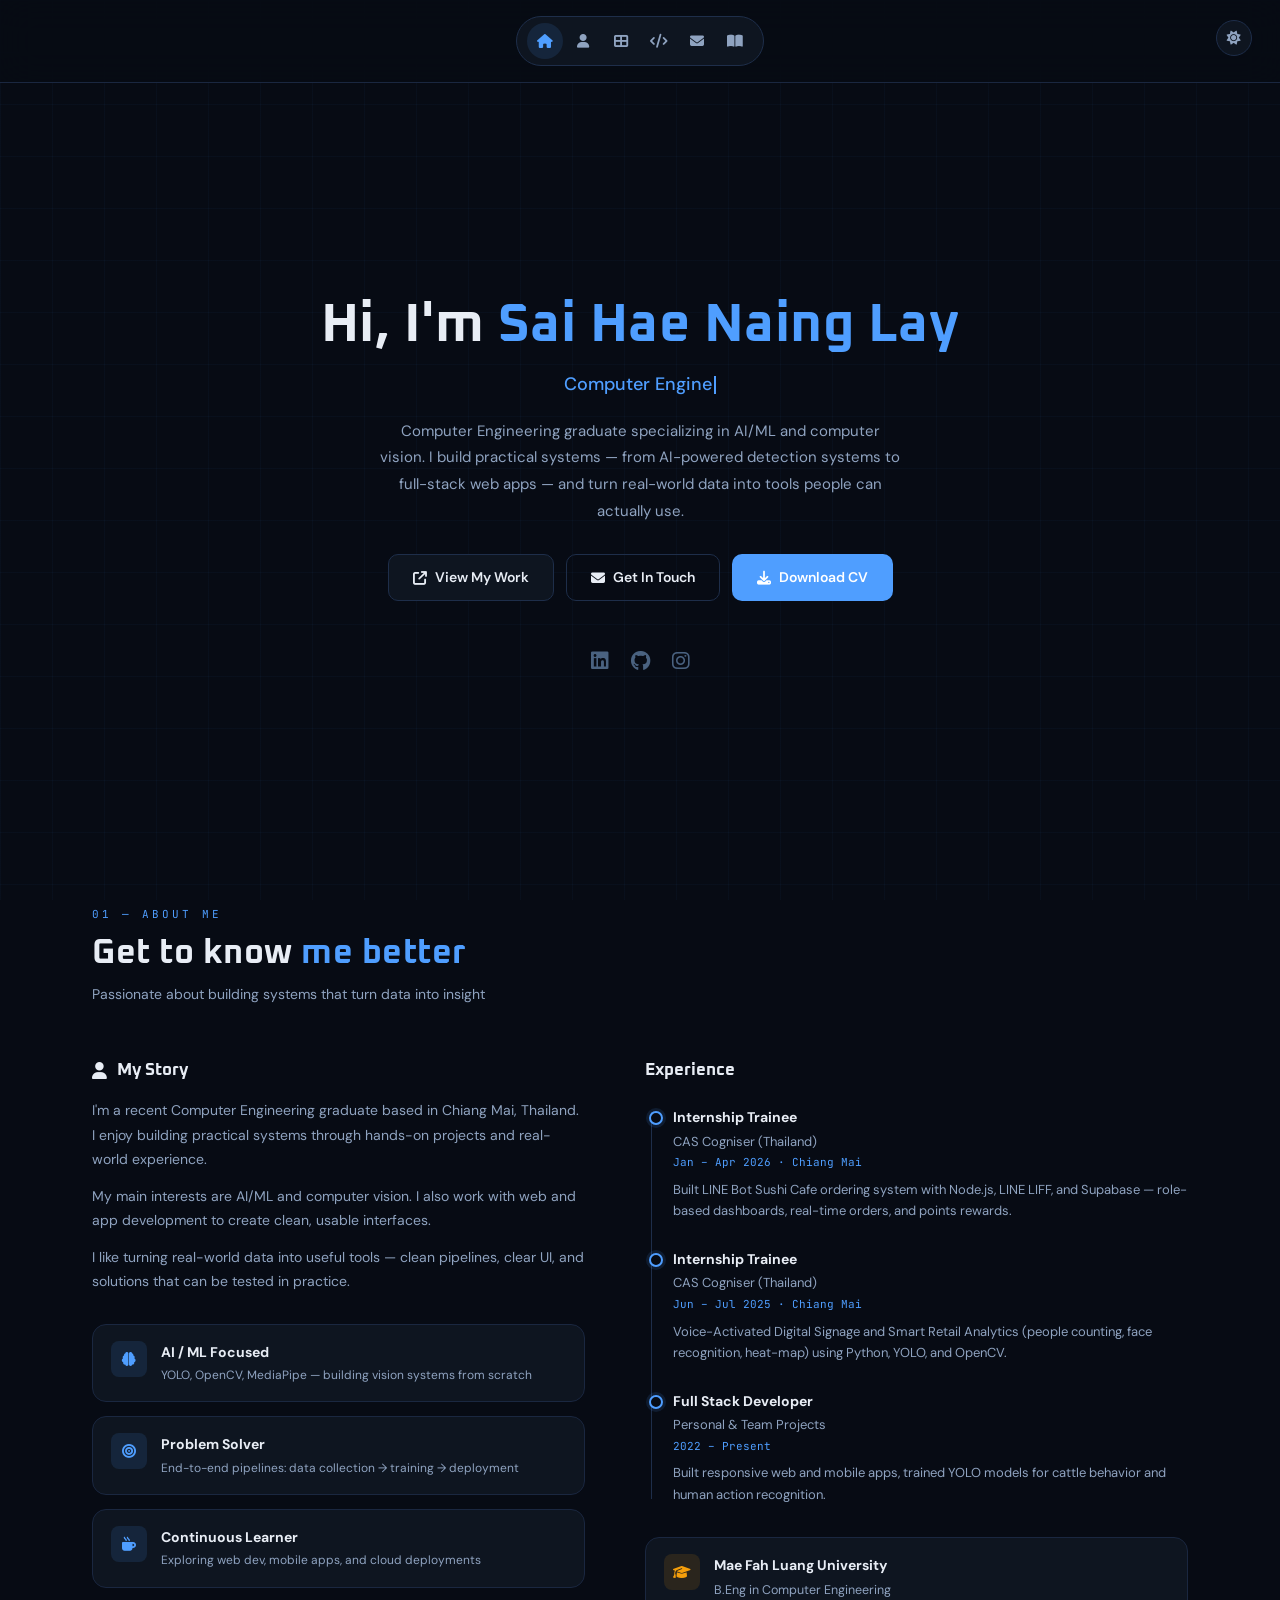
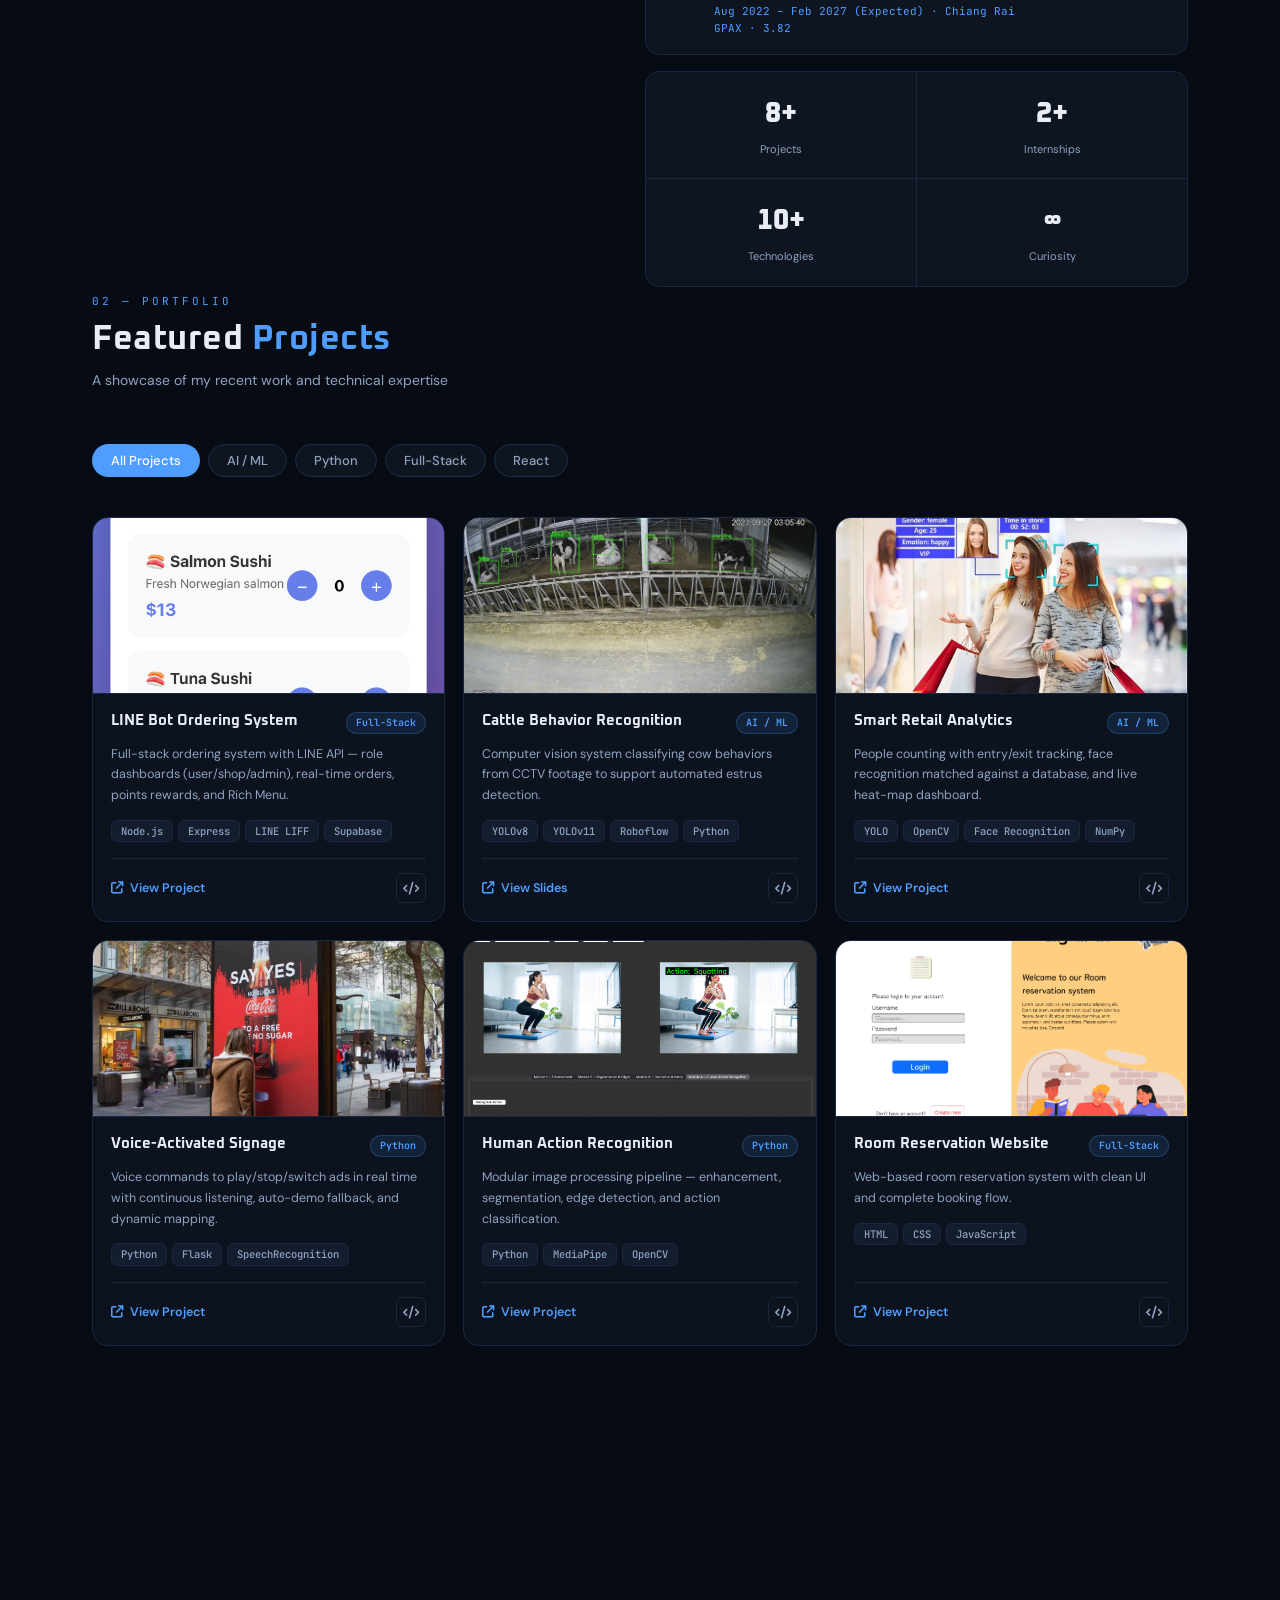
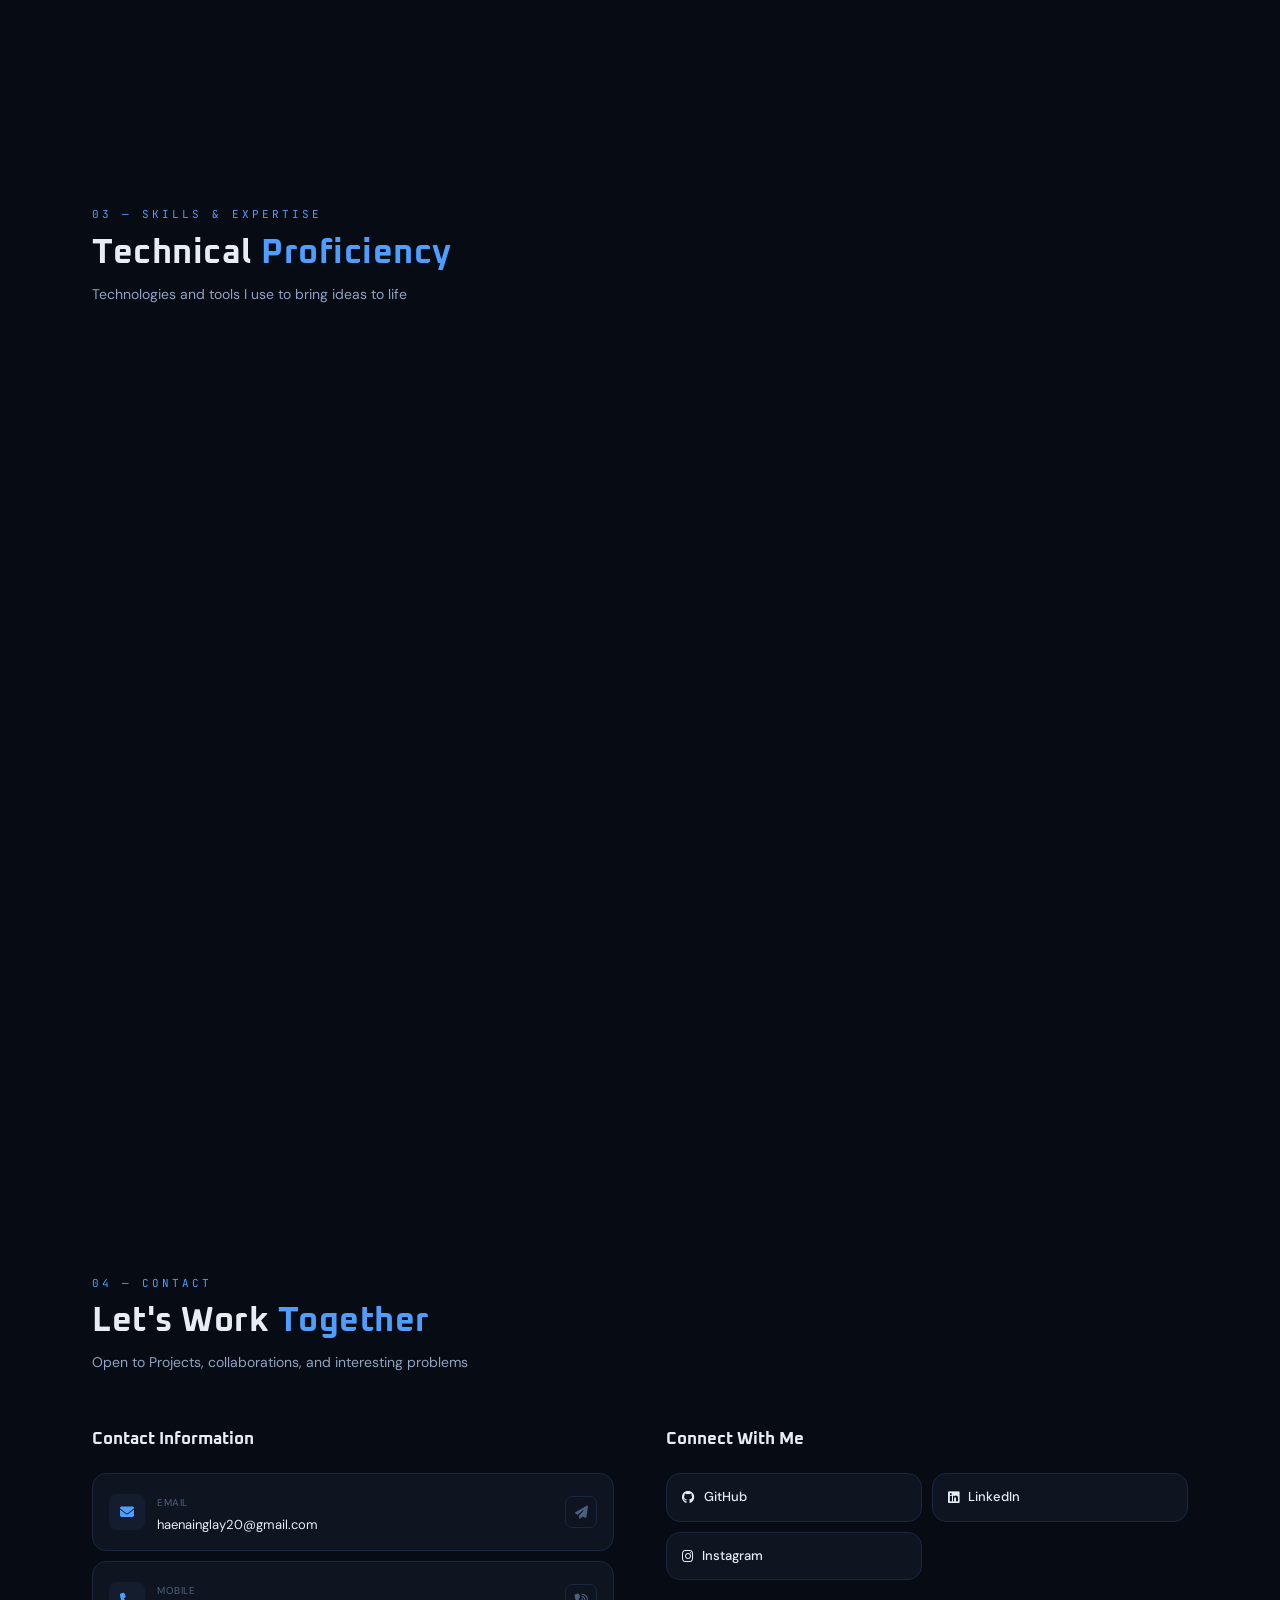
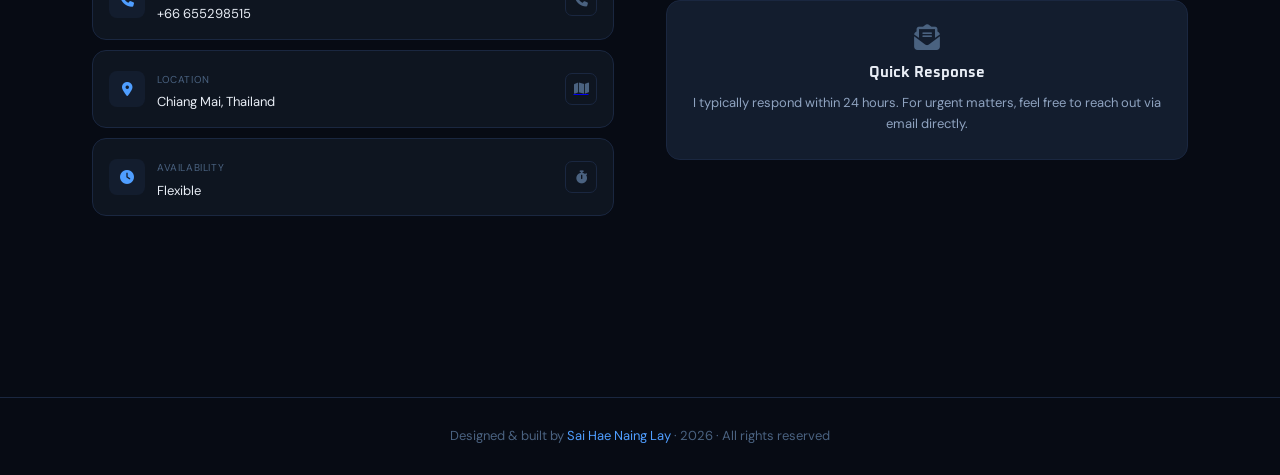
<file: index.html>
<!doctype html>
<html lang="en">
  <head>
    <meta charset="UTF-8" />
    <meta name="viewport" content="width=device-width, initial-scale=1.0" />
    <title>Sai Hae Naing Lay | Portfolio</title>
    <link rel="preconnect" href="https://fonts.googleapis.com" />
    <link rel="preconnect" href="https://fonts.gstatic.com" crossorigin />
    <link
      href="https://fonts.googleapis.com/css2?family=Oxanium:wght@400;500;600;700;800&family=DM+Sans:wght@300;400;500;600&family=JetBrains+Mono:wght@400;500&display=swap"
      rel="stylesheet"
    />
    <link
      rel="stylesheet"
      href="https://cdnjs.cloudflare.com/ajax/libs/font-awesome/6.5.0/css/all.min.css"
    />
    <link rel="stylesheet" href="style.css" />
  </head>

  <body>
    <!-- NAV — pill style -->
    <nav id="navbar">
      <div class="nav-inner">
        <ul class="nav-links">
          <li>
            <a href="#home" class="active"
              ><i class="fas fa-house"></i> <span class="tip">Home</span></a
            >
          </li>
          <li>
            <a href="#about"
              ><i class="fas fa-user"></i> <span class="tip">About</span></a
            >
          </li>
          <li>
            <a href="#portfolio"
              ><i class="fas fa-table-cells-large"></i>
              <span class="tip">Projects</span></a
            >
          </li>
          <li>
            <a href="#skills"
              ><i class="fas fa-code"></i> <span class="tip">Skills</span></a
            >
          </li>
          <li>
            <a href="#contact"
              ><i class="fas fa-envelope"></i>
              <span class="tip">Contact</span></a
            >
          </li>
          <li>
            <a href="blog.html"
              ><i class="fas fa-book-open"></i> <span class="tip">Blog</span></a
            >
          </li>
        </ul>
      </div>
      <button class="theme-toggle" id="themeToggle" aria-label="Toggle theme">
        <i class="fas fa-sun"></i>
      </button>
    </nav>

    <!-- HERO -->
    <section class="hero" id="home">
      <div class="grid-bg"></div>
      <div class="hero-inner">
        <h1 class="hero-title">
          Hi, I'm <span class="hero-name">Sai Hae Naing Lay</span>
        </h1>
        <p class="hero-role">
          <span id="typed"></span><span class="cursor"></span>
        </p>
        <p class="hero-desc">
          Computer Engineering graduate specializing in AI/ML and computer
          vision. I build practical systems — from AI-powered detection systems
          to full-stack web apps — and turn real-world data into tools people
          can actually use.
        </p>
        <!-- <div class="hero-tags">
        <span class="tag">Python</span><span class="tag">YOLO</span>
        <span class="tag">JavaScript</span><span class="tag">Node.js</span><span class="tag">SQL</span>
      </div> -->
        <div class="hero-actions">
          <a href="#portfolio" class="btn btn-outline"
            ><i class="fas fa-arrow-up-right-from-square"></i> View My Work</a
          >
          <a href="#contact" class="btn btn-ghost"
            ><i class="fas fa-envelope"></i> Get In Touch</a
          >
          <a href="Professional_CV.pdf" target="_blank" class="btn btn-primary"
            ><i class="fas fa-download"></i> Download CV</a
          >
        </div>
        <div class="hero-social">
          <a
            href="https://www.linkedin.com/in/sai-hae-naing-lay-784866288"
            target="_blank"
            aria-label="LinkedIn"
            ><i class="fab fa-linkedin"></i
          ></a>
          <a
            href="https://github.com/AnitaMaxWynn901"
            target="_blank"
            aria-label="GitHub"
            ><i class="fab fa-github"></i
          ></a>
          <a
            href="https://www.instagram.com/layhn._0"
            target="_blank"
            aria-label="Instagram"
            ><i class="fab fa-instagram"></i
          ></a>
        </div>
      </div>
    </section>

    <!-- ABOUT -->
    <section id="about" class="section">
      <div class="grid-bg"></div>
      <div class="section-inner container">
        <div class="section-label">01 — About Me</div>
        <h2 class="section-title">Get to know <span>me better</span></h2>
        <p class="section-sub">
          Passionate about building systems that turn data into insight
        </p>

        <div class="about-grid">
          <div class="about-left">
            <div class="story-block">
              <h3><i class="fas fa-user"></i> My Story</h3>
              <p>
                I'm a recent Computer Engineering graduate based in Chiang Mai,
                Thailand. I enjoy building practical systems through hands-on
                projects and real-world experience.
              </p>
              <p>
                My main interests are AI/ML and computer vision. I also work
                with web and app development to create clean, usable interfaces.
              </p>
              <p>
                I like turning real-world data into useful tools — clean
                pipelines, clear UI, and solutions that can be tested in
                practice.
              </p>
            </div>
            <div class="traits">
              <div class="trait">
                <div class="trait-icon"><i class="fas fa-brain"></i></div>
                <div>
                  <strong>AI / ML Focused</strong>
                  <p>
                    YOLO, OpenCV, MediaPipe — building vision systems from
                    scratch
                  </p>
                </div>
              </div>
              <div class="trait">
                <div class="trait-icon"><i class="fas fa-bullseye"></i></div>
                <div>
                  <strong>Problem Solver</strong>
                  <p>
                    End-to-end pipelines: data collection → training →
                    deployment
                  </p>
                </div>
              </div>
              <div class="trait">
                <div class="trait-icon"><i class="fas fa-mug-hot"></i></div>
                <div>
                  <strong>Continuous Learner</strong>
                  <p>Exploring web dev, mobile apps, and cloud deployments</p>
                </div>
              </div>
            </div>
          </div>

          <div class="about-right">
            <h3>Experience</h3>
            <div class="timeline">
              <div class="timeline-item">
                <div class="tl-dot"></div>
                <div class="tl-body">
                  <h4>Internship Trainee</h4>
                  <p class="tl-company">CAS Cogniser (Thailand)</p>
                  <p class="tl-date">Jan – Apr 2026 · Chiang Mai</p>
                  <p>
                    Built LINE Bot Sushi Cafe ordering system with Node.js, LINE
                    LIFF, and Supabase — role-based dashboards, real-time
                    orders, and points rewards.
                  </p>
                </div>
              </div>
              <div class="timeline-item">
                <div class="tl-dot"></div>
                <div class="tl-body">
                  <h4>Internship Trainee</h4>
                  <p class="tl-company">CAS Cogniser (Thailand)</p>
                  <p class="tl-date">Jun – Jul 2025 · Chiang Mai</p>
                  <p>
                    Voice-Activated Digital Signage and Smart Retail Analytics
                    (people counting, face recognition, heat-map) using Python,
                    YOLO, and OpenCV.
                  </p>
                </div>
              </div>
              <div class="timeline-item">
                <div class="tl-dot"></div>
                <div class="tl-body">
                  <h4>Full Stack Developer</h4>
                  <p class="tl-company">Personal &amp; Team Projects</p>
                  <p class="tl-date">2022 – Present</p>
                  <p>
                    Built responsive web and mobile apps, trained YOLO models
                    for cattle behavior and human action recognition.
                  </p>
                </div>
              </div>
            </div>
            <div class="edu-card">
              <div class="edu-header">
                <div class="edu-icon">
                  <i class="fas fa-graduation-cap"></i>
                </div>
                <div>
                  <h4>Mae Fah Luang University</h4>
                  <p class="edu-degree">B.Eng in Computer Engineering</p>
                  <p class="edu-date">
                    Aug 2022 – Feb 2027 (Expected) · Chiang Rai
                  </p>
                  <p class="edu-date">GPAX · 3.82</p>
                </div>
              </div>
            </div>

            <div class="stats-card">
              <div class="stat">
                <span class="stat-num">8+</span
                ><span class="stat-label">Projects</span>
              </div>
              <div class="stat">
                <span class="stat-num">2+</span
                ><span class="stat-label">Internships</span>
              </div>
              <div class="stat">
                <span class="stat-num">10+</span
                ><span class="stat-label">Technologies</span>
              </div>
              <div class="stat">
                <span class="stat-num">∞</span
                ><span class="stat-label">Curiosity</span>
              </div>
            </div>
          </div>
        </div>
      </div>
    </section>

    <!-- PORTFOLIO -->
    <section id="portfolio" class="section">
      <div class="grid-bg"></div>
      <div class="section-inner container">
        <div class="section-label">02 — Portfolio</div>
        <h2 class="section-title">Featured <span>Projects</span></h2>
        <p class="section-sub">
          A showcase of my recent work and technical expertise
        </p>

        <div class="filter-tabs">
          <button class="filter-btn active" data-filter="all">
            All Projects
          </button>
          <button class="filter-btn" data-filter="ai">AI / ML</button>
          <button class="filter-btn" data-filter="python">Python</button>
          <button class="filter-btn" data-filter="fullstack">Full-Stack</button>
          <button class="filter-btn" data-filter="react">React</button>
        </div>

        <div class="projects-grid">
          <article class="project-card" data-category="fullstack">
            <div class="project-img-wrap">
              <img src="images/line-bot-sushi.png" alt="LINE Bot" />
              <div class="project-overlay">
                <a
                  href="https://github.com/AnitaMaxWynn901/LINE-app"
                  target="_blank"
                  class="overlay-btn"
                  ><i class="fas fa-eye"></i
                ></a>
              </div>
            </div>
            <div class="project-body">
              <div class="project-header">
                <h3>LINE Bot Ordering System</h3>
                <span class="project-badge">Full-Stack</span>
              </div>
              <p>
                Full-stack ordering system with LINE API — role dashboards
                (user/shop/admin), real-time orders, points rewards, and Rich
                Menu.
              </p>
              <div class="project-tags">
                <span>Node.js</span><span>Express</span><span>LINE LIFF</span
                ><span>Supabase</span>
              </div>
              <div class="project-actions">
                <a
                  href="https://github.com/AnitaMaxWynn901/LINE-app"
                  target="_blank"
                  class="proj-link"
                  ><i class="fas fa-arrow-up-right-from-square"></i> View
                  Project</a
                >
                <a
                  href="https://github.com/AnitaMaxWynn901/LINE-app"
                  target="_blank"
                  class="proj-link-code"
                  ><i class="fas fa-code"></i
                ></a>
              </div>
            </div>
          </article>

          <article class="project-card" data-category="ai">
            <div class="project-img-wrap">
              <img src="images/Result.png" alt="Cow Behavior" />
              <div class="project-overlay">
                <a
                  href="Presentation_Slides.pdf"
                  target="_blank"
                  class="overlay-btn"
                  ><i class="fas fa-eye"></i
                ></a>
              </div>
            </div>
            <div class="project-body">
              <div class="project-header">
                <h3>Cattle Behavior Recognition</h3>
                <span class="project-badge">AI / ML</span>
              </div>
              <p>
                Computer vision system classifying cow behaviors from CCTV
                footage to support automated estrus detection.
              </p>
              <div class="project-tags">
                <span>YOLOv8</span><span>YOLOv11</span><span>Roboflow</span
                ><span>Python</span>
              </div>
              <div class="project-actions">
                <a
                  href="Presentation_Slides.pdf"
                  target="_blank"
                  class="proj-link"
                  ><i class="fas fa-arrow-up-right-from-square"></i> View
                  Slides</a
                >
                <a
                  href="Presentation_Slides.pdf"
                  target="_blank"
                  class="proj-link-code"
                  ><i class="fas fa-code"></i
                ></a>
              </div>
            </div>
          </article>

          <article class="project-card" data-category="ai">
            <div class="project-img-wrap">
              <img src="images/face-recognition.jpg" alt="Smart Retail" />
              <div class="project-overlay">
                <a
                  href="https://github.com/AnitaMaxWynn901/intern_project"
                  target="_blank"
                  class="overlay-btn"
                  ><i class="fas fa-eye"></i
                ></a>
              </div>
            </div>
            <div class="project-body">
              <div class="project-header">
                <h3>Smart Retail Analytics</h3>
                <span class="project-badge">AI / ML</span>
              </div>
              <p>
                People counting with entry/exit tracking, face recognition
                matched against a database, and live heat-map dashboard.
              </p>
              <div class="project-tags">
                <span>YOLO</span><span>OpenCV</span><span>Face Recognition</span
                ><span>NumPy</span>
              </div>
              <div class="project-actions">
                <a
                  href="https://github.com/AnitaMaxWynn901/intern_project"
                  target="_blank"
                  class="proj-link"
                  ><i class="fas fa-arrow-up-right-from-square"></i> View
                  Project</a
                >
                <a
                  href="https://github.com/AnitaMaxWynn901/intern_project"
                  target="_blank"
                  class="proj-link-code"
                  ><i class="fas fa-code"></i
                ></a>
              </div>
            </div>
          </article>

          <article class="project-card" data-category="python">
            <div class="project-img-wrap">
              <img src="images/voice-controlled_ads.webp" alt="Voice Ads" />
              <div class="project-overlay">
                <a
                  href="https://github.com/AnitaMaxWynn901/mini_project"
                  target="_blank"
                  class="overlay-btn"
                  ><i class="fas fa-eye"></i
                ></a>
              </div>
            </div>
            <div class="project-body">
              <div class="project-header">
                <h3>Voice-Activated Signage</h3>
                <span class="project-badge">Python</span>
              </div>
              <p>
                Voice commands to play/stop/switch ads in real time with
                continuous listening, auto-demo fallback, and dynamic mapping.
              </p>
              <div class="project-tags">
                <span>Python</span><span>Flask</span
                ><span>SpeechRecognition</span>
              </div>
              <div class="project-actions">
                <a
                  href="https://github.com/AnitaMaxWynn901/mini_project"
                  target="_blank"
                  class="proj-link"
                  ><i class="fas fa-arrow-up-right-from-square"></i> View
                  Project</a
                >
                <a
                  href="https://github.com/AnitaMaxWynn901/mini_project"
                  target="_blank"
                  class="proj-link-code"
                  ><i class="fas fa-code"></i
                ></a>
              </div>
            </div>
          </article>

          <article class="project-card" data-category="python">
            <div class="project-img-wrap">
              <img
                src="images/humanaction-reco.PNG"
                alt="Human Action Recognition"
              />
              <div class="project-overlay">
                <a
                  href="https://github.com/AnitaMaxWynn901/Image_Processing_GUI-app"
                  target="_blank"
                  class="overlay-btn"
                  ><i class="fas fa-eye"></i
                ></a>
              </div>
            </div>
            <div class="project-body">
              <div class="project-header">
                <h3>Human Action Recognition</h3>
                <span class="project-badge">Python</span>
              </div>
              <p>
                Modular image processing pipeline — enhancement, segmentation,
                edge detection, and action classification.
              </p>
              <div class="project-tags">
                <span>Python</span><span>MediaPipe</span><span>OpenCV</span>
              </div>
              <div class="project-actions">
                <a
                  href="https://github.com/AnitaMaxWynn901/Image_Processing_GUI-app"
                  target="_blank"
                  class="proj-link"
                  ><i class="fas fa-arrow-up-right-from-square"></i> View
                  Project</a
                >
                <a
                  href="https://github.com/AnitaMaxWynn901/Image_Processing_GUI-app"
                  target="_blank"
                  class="proj-link-code"
                  ><i class="fas fa-code"></i
                ></a>
              </div>
            </div>
          </article>

          <article class="project-card" data-category="fullstack">
            <div class="project-img-wrap">
              <img src="images/room-reserve.PNG" alt="Room Reservation" />
              <div class="project-overlay">
                <a
                  href="https://github.com/lucasW289/roomReservation"
                  target="_blank"
                  class="overlay-btn"
                  ><i class="fas fa-eye"></i
                ></a>
              </div>
            </div>
            <div class="project-body">
              <div class="project-header">
                <h3>Room Reservation Website</h3>
                <span class="project-badge">Full-Stack</span>
              </div>
              <p>
                Web-based room reservation system with clean UI and complete
                booking flow.
              </p>
              <div class="project-tags">
                <span>HTML</span><span>CSS</span><span>JavaScript</span>
              </div>
              <div class="project-actions">
                <a
                  href="https://github.com/lucasW289/roomReservation"
                  target="_blank"
                  class="proj-link"
                  ><i class="fas fa-arrow-up-right-from-square"></i> View
                  Project</a
                >
                <a
                  href="https://github.com/lucasW289/roomReservation"
                  target="_blank"
                  class="proj-link-code"
                  ><i class="fas fa-code"></i
                ></a>
              </div>
            </div>
          </article>

          <article class="project-card" data-category="fullstack">
            <div class="project-img-wrap">
              <img src="images/book-borrow.PNG" alt="Book Borrowing" />
              <div class="project-overlay">
                <a
                  href="https://github.com/AnitaMaxWynn901/flutter_basics"
                  target="_blank"
                  class="overlay-btn"
                  ><i class="fas fa-eye"></i
                ></a>
              </div>
            </div>
            <div class="project-body">
              <div class="project-header">
                <h3>Book Borrowing Mobile App</h3>
                <span class="project-badge">Full-Stack</span>
              </div>
              <p>
                Mobile app UI for login, book list, and borrow request with a
                simple and clean user flow.
              </p>
              <div class="project-tags">
                <span>Flutter</span><span>Dart</span>
              </div>
              <div class="project-actions">
                <a
                  href="https://github.com/AnitaMaxWynn901/flutter_basics"
                  target="_blank"
                  class="proj-link"
                  ><i class="fas fa-arrow-up-right-from-square"></i> View
                  Project</a
                >
                <a
                  href="https://github.com/AnitaMaxWynn901/flutter_basics"
                  target="_blank"
                  class="proj-link-code"
                  ><i class="fas fa-code"></i
                ></a>
              </div>
            </div>
          </article>

          <article class="project-card" data-category="react">
            <div class="project-img-wrap">
              <img src="images/weather-dashboard.png" alt="Weather Dashboard" />
              <div class="project-overlay">
                <a
                  href="https://weather-dashboard-react-mauve.vercel.app/"
                  target="_blank"
                  class="overlay-btn"
                  ><i class="fas fa-eye"></i
                ></a>
              </div>
            </div>
            <div class="project-body">
              <div class="project-header">
                <h3>Weather Dashboard</h3>
                <span class="project-badge">React</span>
              </div>
              <p>
                Real-time weather dashboard with city search, current
                conditions, and 5-day forecast powered by OpenWeatherMap API.
              </p>
              <div class="project-tags">
                <span>React</span><span>JavaScript</span
                ><span>OpenWeatherMap API</span><span>Vercel</span>
              </div>
              <div class="project-actions">
                <a
                  href="https://weather-dashboard-react-mauve.vercel.app/"
                  target="_blank"
                  class="proj-link"
                  ><i class="fas fa-arrow-up-right-from-square"></i> Live
                  Demo</a
                >
                <a
                  href="https://weather-dashboard-react-mauve.vercel.app/"
                  target="_blank"
                  class="proj-link-code"
                  ><i class="fas fa-code"></i
                ></a>
              </div>
            </div>
          </article>

          <article class="project-card" data-category="ai">
            <div class="project-img-wrap">
              <img src="images/count_people.png" alt="" />
              <div class="project-overlay">
                <a
                  href="https://simple-people-detector.onrender.com/"
                  target="_blank"
                  class="overlay-btn"
                  ><i class="fas fa-eye"></i
                ></a>
              </div>
            </div>
            <div class="project-body">
              <div class="project-header">
                <h3>Simple People Detector</h3>
                <span class="project-badge">AI</span>
              </div>
              <p>
                Real-time people detection web app powered by a custom-trained
                Roboflow RF-DETR model. Upload any image to detect and count
                people with adjustable confidence and overlap thresholds.
              </p>
              <div class="project-tags">
                <span>Roboflow</span><span>JavaScript</span><span>Node.js</span
                ><span>render</span>
              </div>
              <div class="project-actions">
                <a
                  href="https://simple-people-detector.onrender.com/"
                  target="_blank"
                  class="proj-link"
                  ><i class="fas fa-arrow-up-right-from-square"></i> Live
                  Demo</a
                >
                <a
                  href="https://simple-people-detector.onrender.com/"
                  target="_blank"
                  class="proj-link-code"
                  ><i class="fas fa-code"></i
                ></a>
              </div>
            </div>
          </article>
        </div>
      </div>
    </section>

    <section id="skills" class="section">
      <div class="grid-bg"></div>
      <div class="section-inner container">
        <div class="section-label">03 — Skills &amp; Expertise</div>
        <h2 class="section-title">Technical <span>Proficiency</span></h2>
        <p class="section-sub">
          Technologies and tools I use to bring ideas to life
        </p>

        <div class="skills-layout">
          <div class="skill-cat">
            <div class="skill-cat-header">
              <span class="skill-cat-icon lang-icon">Aa</span>
              <h3>Programming</h3>
            </div>
            <div class="skill-chips">
              <span>C# (Basic)</span><span>Java</span><span>Python</span
              ><span>SQL</span>
            </div>
          </div>

          <div class="skill-cat">
            <div class="skill-cat-header">
              <span class="skill-cat-icon front-icon"
                ><i class="fas fa-globe"></i
              ></span>
              <h3>Web Development</h3>
            </div>
            <div class="skill-chips">
              <span>HTML</span><span>CSS</span><span>JavaScript</span
              ><span>Node.js</span><span>Express</span>
            </div>
          </div>

          <div class="skill-cat">
            <div class="skill-cat-header">
              <span class="skill-cat-icon mobile-icon"
                ><i class="fas fa-mobile-screen"></i
              ></span>
              <h3>Mobile Development</h3>
            </div>
            <div class="skill-chips"><span>Flutter</span><span>Dart</span></div>
          </div>

          <div class="skill-cat">
            <div class="skill-cat-header">
              <span class="skill-cat-icon ai-icon"
                ><i class="fas fa-brain"></i
              ></span>
              <h3>AI / ML</h3>
            </div>
            <div class="skill-chips">
              <span>YOLO</span><span>Roboflow</span><span>OpenCV</span
              ><span>Mediapipe</span>
            </div>
          </div>

          <div class="skill-cat">
            <div class="skill-cat-header">
              <span class="skill-cat-icon db-icon"
                ><i class="fas fa-database"></i
              ></span>
              <h3>Database</h3>
            </div>
            <div class="skill-chips">
              <span>MySQL</span><span>Supabase</span><span>MongoDB</span
              ><span>phpMyAdmin</span>
            </div>
          </div>

          <div class="skill-cat">
            <div class="skill-cat-header">
              <span class="skill-cat-icon api-icon"
                ><i class="fas fa-plug"></i
              ></span>
              <h3>APIs</h3>
            </div>
            <div class="skill-chips">
              <span>REST APIs</span><span>LINE Messaging API</span
              ><span>LINE LIFF</span>
            </div>
          </div>

          <div class="skill-cat skill-cat-wide">
            <div class="skill-cat-header">
              <span class="skill-cat-icon tools-icon"
                ><i class="fas fa-screwdriver-wrench"></i
              ></span>
              <h3>Software Tools</h3>
            </div>
            <div class="skill-chips">
              <span>VSCode</span><span>Jupyter Notebook</span><span>Git</span
              ><span>MongoDB Compass</span><span>Power BI</span><span>Word</span
              ><span>Excel</span><span>Powerpoint</span
              ><span>LINE Developer Console</span><span>Figma</span>
            </div>
          </div>

          <div class="skill-cat skill-cat-wide">
            <div class="skill-cat-header">
              <span class="skill-cat-icon deploy-icon"
                ><i class="fas fa-rocket"></i
              ></span>
              <h3>Deployment</h3>
            </div>
            <div class="skill-chips">
              <span>Render</span><span>Vercel</span><span>Railway</span
              ><span>GitHub Pages</span>
            </div>
          </div>
        </div>

        <div class="skills-extra">
          <div class="skills-extra-card">
            <h4><i class="fas fa-people-group"></i> Soft Skills</h4>
            <div class="skill-chips">
              <span>Teamwork</span><span>Time Management</span
              ><span>Quick Learner</span><span>Adaptability</span>
            </div>
          </div>
          <div class="skills-extra-card">
            <h4><i class="fas fa-language"></i> Languages</h4>
            <div class="skill-chips">
              <span>Burmese (Native)</span><span>English (Fluent)</span
              ><span>Thai (Basic)</span><span>German (A1)</span>
            </div>
          </div>
        </div>
      </div>
    </section>

    <!-- CONTACT -->
    <section id="contact" class="section">
      <div class="grid-bg"></div>
      <div class="section-inner container">
        <div class="section-label">04 — Contact</div>
        <h2 class="section-title">Let's Work <span>Together</span></h2>
        <p class="section-sub">
          Open to Projects, collaborations, and interesting problems
        </p>

        <div class="contact-grid">
          <div class="contact-info">
            <h3>Contact Information</h3>
            <div class="contact-item">
              <div class="ci-icon"><i class="fas fa-envelope"></i></div>
              <div class="ci-text">
                <span>Email</span>
                <p>haenainglay20@gmail.com</p>
              </div>
              <a href="mailto:haenainglay20@gmail.com" class="ci-action"
                ><i class="fas fa-paper-plane"></i
              ></a>
            </div>
            <div class="contact-item">
              <div class="ci-icon"><i class="fas fa-phone"></i></div>
              <div class="ci-text">
                <span>Mobile</span>
                <p>+66 655298515</p>
              </div>
              <a href="tel:+66655298515" class="ci-action"
                ><i class="fas fa-phone-volume"></i
              ></a>
            </div>
            <div class="contact-item">
              <div class="ci-icon"><i class="fas fa-location-dot"></i></div>
              <div class="ci-text">
                <span>Location</span>
                <p>Chiang Mai, Thailand</p>
              </div>
              <a href="https://maps.app.goo.gl/v9dyjZYGexyuuG4G8">
                <div class="ci-action"><i class="fas fa-map"></i></div>
              </a>
            </div>
            <div class="contact-item">
              <div class="ci-icon"><i class="fas fa-clock"></i></div>
              <div class="ci-text">
                <span>Availability</span>
                <p>Flexible</p>
              </div>
              <div class="ci-action"><i class="fas fa-stopwatch"></i></div>
            </div>
          </div>

          <div class="contact-right">
            <h3>Connect With Me</h3>
            <div class="social-grid">
              <a
                href="https://github.com/AnitaMaxWynn901"
                target="_blank"
                class="social-card"
                ><i class="fab fa-github"></i> GitHub</a
              >
              <a
                href="https://www.linkedin.com/in/sai-hae-naing-lay-784866288"
                target="_blank"
                class="social-card"
                ><i class="fab fa-linkedin"></i> LinkedIn</a
              >
              <a
                href="https://www.instagram.com/layhn._0"
                target="_blank"
                class="social-card"
                ><i class="fab fa-instagram"></i> Instagram</a
              >
            </div>
            <div class="quick-response">
              <i class="fas fa-envelope-open-text"></i>
              <h4>Quick Response</h4>
              <p>
                I typically respond within 24 hours. For urgent matters, feel
                free to reach out via email directly.
              </p>
            </div>
          </div>
        </div>
      </div>
    </section>

    <footer>
      <p>
        Designed &amp; built by <span>Sai Hae Naing Lay</span> · 2026 · All
        rights reserved
      </p>
    </footer>

    <script src="script.js"></script>
  </body>
</html>
</file>
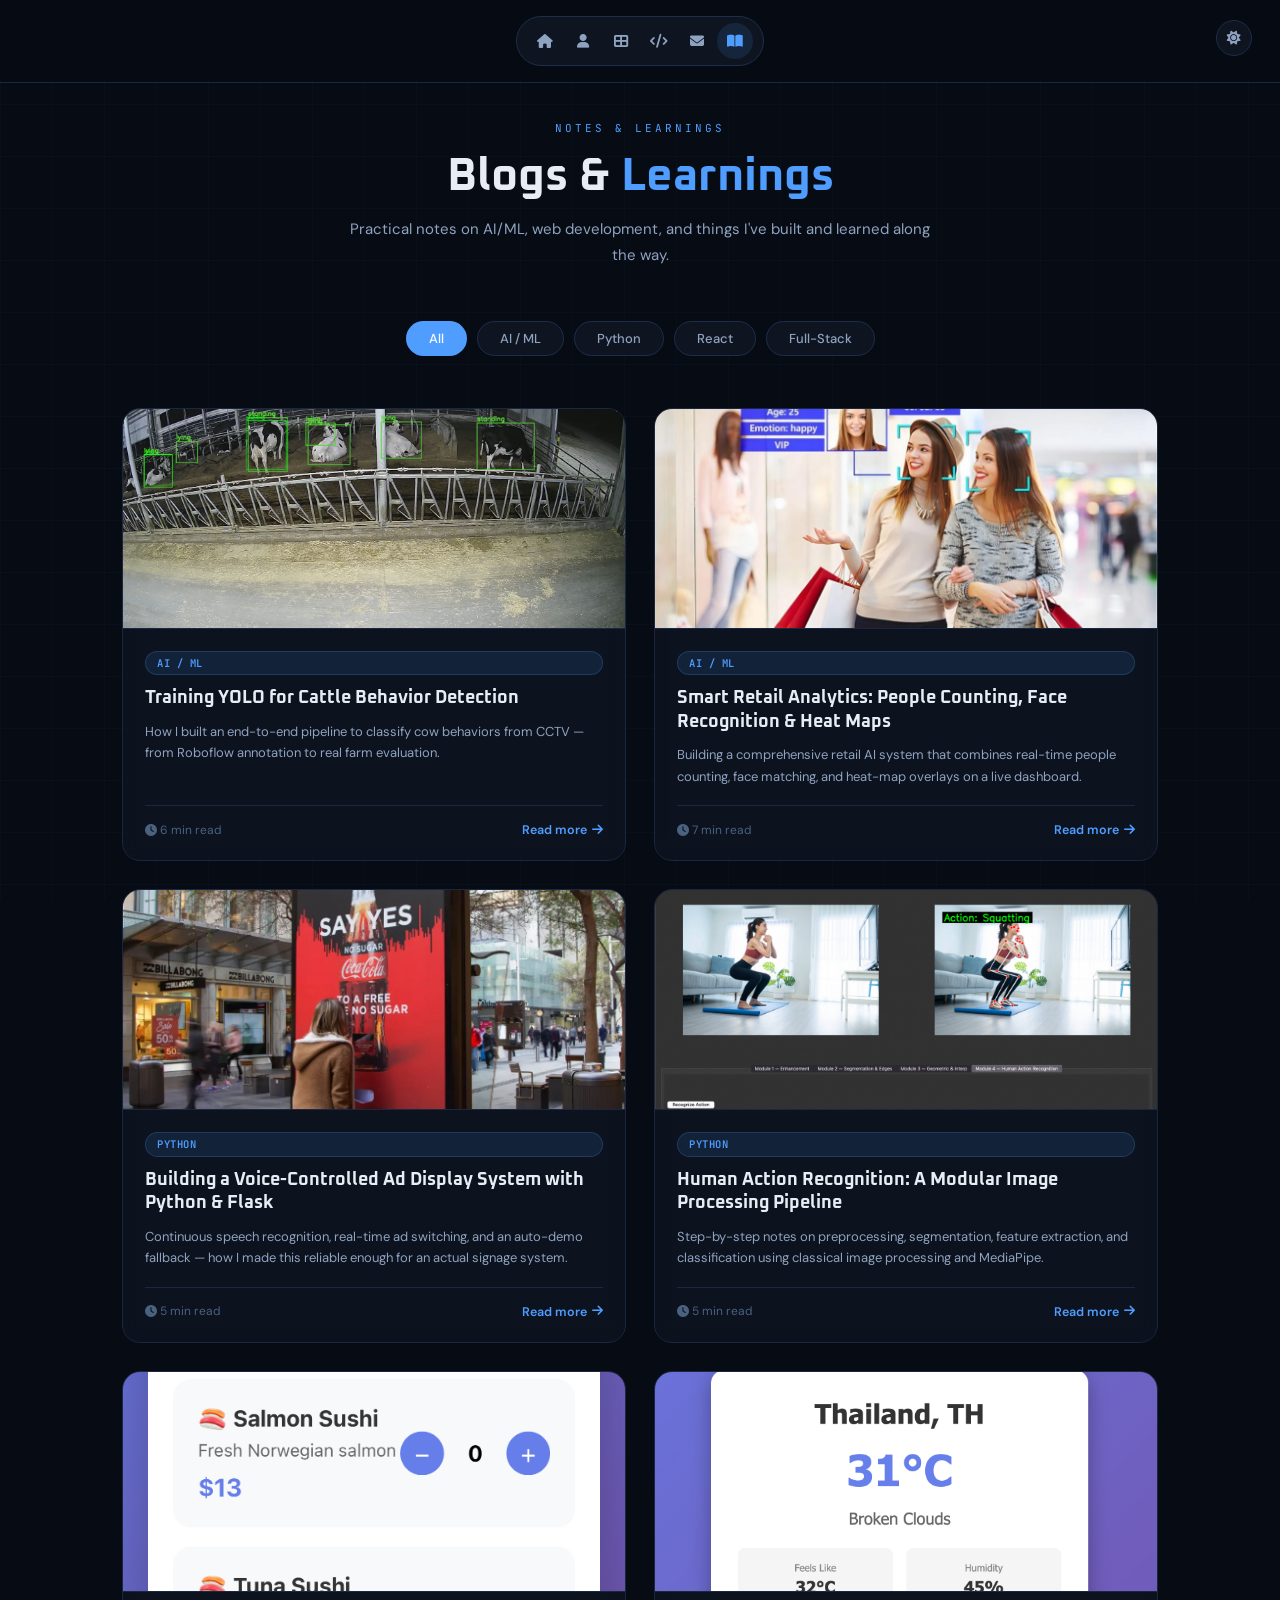
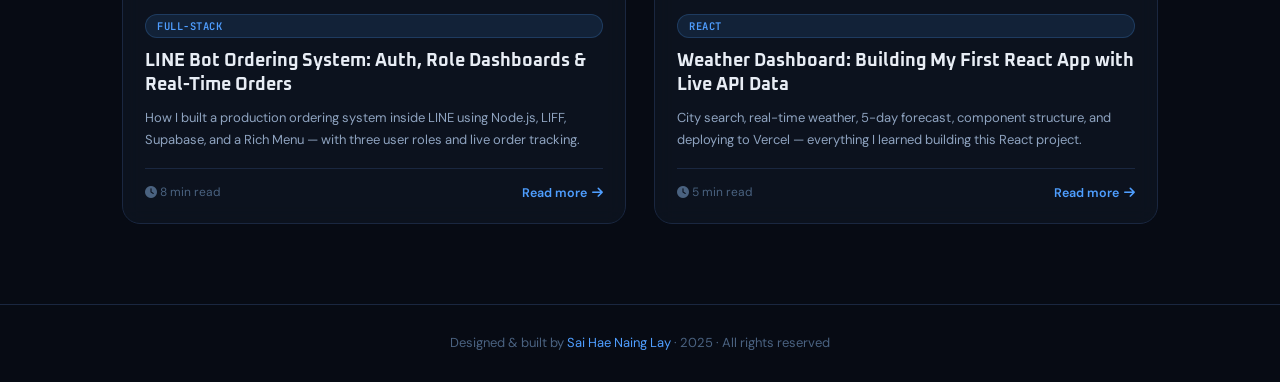
<file: blog.html>
<!DOCTYPE html>
<html lang="en">

<head>
  <meta charset="UTF-8" />
  <meta name="viewport" content="width=device-width, initial-scale=1.0" />
  <title>Blog & Notes | Sai Hae Naing Lay</title>
  <link rel="preconnect" href="https://fonts.googleapis.com" />
  <link rel="preconnect" href="https://fonts.gstatic.com" crossorigin />
  <link
    href="https://fonts.googleapis.com/css2?family=Oxanium:wght@400;500;600;700;800&family=DM+Sans:wght@300;400;500;600&family=JetBrains+Mono:wght@400;500&display=swap"
    rel="stylesheet" />
  <link rel="stylesheet" href="https://cdnjs.cloudflare.com/ajax/libs/font-awesome/6.5.0/css/all.min.css" />
  <style>
    *,
    *::before,
    *::after {
      margin: 0;
      padding: 0;
      box-sizing: border-box;
    }

    :root {
      --bg: #070b14;
      --surface: #0e1520;
      --surface2: #131d2e;
      --border: #1a2740;
      --border2: #1e2e4a;
      --accent: #4f9eff;
      --accent2: #7ec8ff;
      --accent-glow: rgba(79, 158, 255, 0.12);
      --text: #e8edf5;
      --text2: #8fa3c0;
      --text3: #4a6280;
      --radius: 14px;
    }

    html {
      scroll-behavior: smooth;
    }

    body {
      font-family: 'DM Sans', system-ui, sans-serif;
      background: var(--bg);
      color: var(--text);
      overflow-x: hidden;
      line-height: 1.6;
    }

    body::before {
      content: '';
      position: fixed;
      inset: 0;
      background-image:
        linear-gradient(rgba(79, 158, 255, 0.035) 1px, transparent 1px),
        linear-gradient(90deg, rgba(79, 158, 255, 0.035) 1px, transparent 1px);
      background-size: 52px 52px;
      pointer-events: none;
      z-index: 0;
    }

    body.light {
      --bg: #f2f4f8;
      --surface: #ffffff;
      --surface2: #e8ecf2;
      --border: #d0d8e8;
      --border2: #c0cce0;
      --text: #0f1929;
      --text2: #445066;
      --text3: #8898aa;
      --accent-glow: rgba(79, 158, 255, 0.09);
    }

    body.light::before {
      background-image:
        linear-gradient(rgba(79, 158, 255, 0.06) 1px, transparent 1px),
        linear-gradient(90deg, rgba(79, 158, 255, 0.06) 1px, transparent 1px);
    }

    /* ── NAV ── */
    #navbar {
      position: fixed;
      top: 0;
      left: 0;
      right: 0;
      z-index: 100;
      display: flex;
      align-items: center;
      justify-content: center;
      padding: 16px 40px;
      background: rgba(7, 11, 20, 0.82);
      backdrop-filter: blur(18px);
      border-bottom: 1px solid var(--border);
    }

    body.light #navbar {
      background: rgba(242, 244, 248, 0.88);
    }

    .nav-inner {
      display: flex;
      align-items: center;
      gap: 4px;
      background: var(--surface);
      border: 1px solid var(--border2);
      border-radius: 999px;
      padding: 6px 10px;
    }

    .nav-links {
      display: flex;
      gap: 2px;
      list-style: none;
    }

    .nav-links a {
      position: relative;
      display: flex;
      align-items: center;
      justify-content: center;
      width: 36px;
      height: 36px;
      border-radius: 50%;
      color: var(--text2);
      font-size: 14px;
      text-decoration: none;
      transition: all 0.2s;
    }

    .nav-links a:hover,
    .nav-links a.active {
      background: var(--accent-glow);
      color: var(--accent);
    }

    .nav-links a .tip {
      position: absolute;
      top: calc(100% + 10px);
      left: 50%;
      transform: translateX(-50%);
      background: var(--surface2);
      border: 1px solid var(--border2);
      color: var(--text);
      font-size: 11px;
      padding: 4px 10px;
      border-radius: 8px;
      white-space: nowrap;
      opacity: 0;
      pointer-events: none;
      transition: opacity 0.16s;
    }

    .nav-links a:hover .tip {
      opacity: 1;
    }

    .theme-toggle {
      position: fixed;
      right: 28px;
      top: 20px;
      display: flex;
      align-items: center;
      justify-content: center;
      width: 36px;
      height: 36px;
      background: var(--surface);
      border: 1px solid var(--border2);
      border-radius: 50%;
      color: var(--text2);
      font-size: 14px;
      cursor: pointer;
      transition: all 0.2s;
      z-index: 101;
    }

    .theme-toggle:hover {
      color: var(--accent);
      border-color: var(--accent);
    }

    /* ── BLOG LISTING ── */
    #blog-listing {
      min-height: 100vh;
      padding: 120px 32px 80px;
      max-width: 1100px;
      margin: 0 auto;
      position: relative;
      z-index: 1;
    }

    .blog-header {
      text-align: center;
      margin-bottom: 52px;
    }

    .blog-label {
      font-family: 'JetBrains Mono', monospace;
      font-size: 11px;
      letter-spacing: 3px;
      text-transform: uppercase;
      color: var(--accent);
      margin-bottom: 14px;
      display: block;
    }

    .blog-title {
      font-family: 'Oxanium', sans-serif;
      font-size: clamp(26px, 4vw, 46px);
      font-weight: 700;
      color: var(--text);
      margin-bottom: 14px;
      line-height: 1.1;
    }

    .blog-title span {
      color: var(--accent);
    }

    .blog-sub {
      font-size: 15px;
      color: var(--text2);
      max-width: 600px;
      margin: 0 auto;
      line-height: 1.75;
    }

    /* filter tabs */
    .filter-row {
      display: flex;
      flex-wrap: wrap;
      gap: 10px;
      justify-content: center;
      margin-bottom: 52px;
    }

    .fbtn {
      padding: 8px 22px;
      border-radius: 999px;
      font-size: 13px;
      font-weight: 500;
      border: 1px solid var(--border2);
      background: var(--surface);
      color: var(--text2);
      cursor: pointer;
      transition: all 0.2s;
      font-family: 'DM Sans', sans-serif;
    }

    .fbtn.active,
    .fbtn:hover {
      background: var(--accent);
      color: #fff;
      border-color: transparent;
    }

    /* card grid */
    .blog-grid {
      display: grid;
      grid-template-columns: repeat(2, 1fr);
      gap: 28px;
    }

    .blog-card {
      background: rgba(14, 21, 32, 0.85);
      border: 1px solid var(--border);
      border-radius: 18px;
      overflow: hidden;
      cursor: pointer;
      transition: all 0.26s;
      backdrop-filter: blur(10px);
      display: flex;
      flex-direction: column;
    }

    body.light .blog-card {
      background: rgba(255, 255, 255, 0.9);
    }

    .blog-card:hover {
      border-color: var(--accent);
      transform: translateY(-5px);
      box-shadow: 0 20px 50px rgba(0, 0, 0, 0.4);
    }

    .blog-card.hidden {
      display: none;
    }

    .blog-card-img {
      width: 100%;
      height: 220px;
      object-fit: cover;
      display: block;
      border-bottom: 1px solid var(--border);
      transition: transform 0.4s;
    }

    .blog-card:hover .blog-card-img {
      transform: scale(1.04);
    }

    .blog-card-img-wrap {
      overflow: hidden;
    }

    .blog-card-body {
      padding: 22px 22px 20px;
      display: flex;
      flex-direction: column;
      flex: 1;
    }

    .blog-card-tag {
      display: inline-block;
      padding: 3px 11px;
      border-radius: 999px;
      font-size: 10.5px;
      font-weight: 600;
      font-family: 'JetBrains Mono', monospace;
      letter-spacing: 0.5px;
      text-transform: uppercase;
      background: var(--accent-glow);
      color: var(--accent);
      border: 1px solid rgba(79, 158, 255, 0.2);
      margin-bottom: 12px;
    }

    .blog-card-title {
      font-family: 'Oxanium', sans-serif;
      font-size: 18px;
      font-weight: 700;
      color: var(--text);
      margin-bottom: 10px;
      line-height: 1.3;
    }

    .blog-card-desc {
      font-size: 13px;
      color: var(--text2);
      line-height: 1.65;
      margin-bottom: 18px;
      flex: 1;
    }

    .blog-card-footer {
      display: flex;
      align-items: center;
      justify-content: space-between;
      padding-top: 14px;
      border-top: 1px solid var(--border);
      font-size: 12px;
      color: var(--text3);
    }

    .blog-card-read {
      font-size: 12.5px;
      font-weight: 600;
      color: var(--accent);
      display: flex;
      align-items: center;
      gap: 5px;
      transition: gap 0.18s;
    }

    .blog-card:hover .blog-card-read {
      gap: 9px;
    }

    /* ── ARTICLE VIEW ── */
    #article-view {
      display: none;
      min-height: 100vh;
      position: relative;
      z-index: 1;
    }

    #article-view.visible {
      display: block;
    }

    .article-body {
      max-width: 780px;
      margin: 0 auto;
      padding: 110px 32px 100px;
    }

    .article-back {
      display: inline-flex;
      align-items: center;
      gap: 8px;
      font-size: 13px;
      font-weight: 600;
      color: var(--text2);
      text-decoration: none;
      margin-bottom: 32px;
      cursor: pointer;
      border: none;
      background: none;
      transition: color 0.2s;
      font-family: 'DM Sans', sans-serif;
    }

    .article-back:hover {
      color: var(--accent);
    }

    .article-tag {
      display: inline-block;
      padding: 4px 13px;
      border-radius: 999px;
      font-size: 11px;
      font-weight: 600;
      font-family: 'JetBrains Mono', monospace;
      letter-spacing: 0.5px;
      text-transform: uppercase;
      background: var(--accent-glow);
      color: var(--accent);
      border: 1px solid rgba(79, 158, 255, 0.2);
      margin-bottom: 18px;
    }

    .article-title {
      font-family: 'Oxanium', sans-serif;
      font-size: clamp(24px, 4vw, 38px);
      font-weight: 700;
      color: var(--text);
      margin-bottom: 10px;
      line-height: 1.15;
    }

    .article-meta {
      font-size: 12px;
      color: var(--text3);
      font-family: 'JetBrains Mono', monospace;
      margin-bottom: 40px;
      display: flex;
      gap: 18px;
    }

    .article-content h2 {
      font-family: 'Oxanium', sans-serif;
      font-size: 20px;
      font-weight: 700;
      color: var(--text);
      margin: 36px 0 14px;
    }

    .article-content p {
      font-size: 15px;
      color: var(--text2);
      line-height: 1.82;
      margin-bottom: 16px;
    }

    .article-content ul {
      margin: 0 0 18px 22px;
    }

    .article-content li {
      font-size: 15px;
      color: var(--text2);
      line-height: 1.75;
      margin-bottom: 6px;
    }

    .article-content code {
      font-family: 'JetBrains Mono', monospace;
      font-size: 13px;
      background: var(--surface2);
      border: 1px solid var(--border2);
      padding: 2px 8px;
      border-radius: 5px;
      color: var(--accent2);
    }

    .article-content pre {
      background: var(--surface);
      border: 1px solid var(--border2);
      border-radius: 10px;
      padding: 20px 22px;
      overflow-x: auto;
      margin: 20px 0;
    }

    .article-content pre code {
      background: none;
      border: none;
      padding: 0;
      font-size: 13px;
      color: var(--text2);
    }

    .article-content strong {
      color: var(--text);
      font-weight: 600;
    }

    .article-divider {
      height: 1px;
      background: var(--border2);
      margin: 40px 0;
    }

    /* ── FOOTER ── */
    footer {
      text-align: center;
      padding: 28px;
      border-top: 1px solid var(--border);
      font-size: 13px;
      color: var(--text3);
      position: relative;
      z-index: 1;
    }

    footer span {
      color: var(--accent);
    }

    /* ── RESPONSIVE ── */
    @media (max-width: 768px) {
      .blog-grid {
        grid-template-columns: 1fr;
      }

      #blog-listing {
        padding: 100px 20px 60px;
      }

      .article-body {
        padding: 24px 20px 80px;
      }

      #navbar {
        padding: 14px 16px;
      }

      .theme-toggle {
        right: 14px;
        top: 16px;
      }
    }
  </style>
</head>

<body>

  <!-- NAV -->
  <nav id="navbar">
    <div class="nav-inner">
      <ul class="nav-links">
        <li><a href="index.html"><i class="fas fa-house"></i> <span class="tip">Home</span></a></li>
        <li><a href="index.html#about"><i class="fas fa-user"></i> <span class="tip">About</span></a></li>
        <li><a href="index.html#portfolio"><i class="fas fa-table-cells-large"></i><span class="tip">Projects</span></a>
        </li>
        <li><a href="index.html#skills"><i class="fas fa-code"></i> <span class="tip">Skills</span></a></li>
        <li><a href="index.html#contact"><i class="fas fa-envelope"></i> <span class="tip">Contact</span></a></li>
        <li><a href="blog.html" class="active"><i class="fas fa-book-open"></i><span class="tip">Blog</span></a></li>
      </ul>
    </div>
    <button class="theme-toggle" id="themeToggle" aria-label="Toggle theme">
      <i class="fas fa-sun"></i>
    </button>
  </nav>

  <!-- ══ BLOG LISTING ══ -->
  <div id="blog-listing">
    <div class="blog-header">
      <span class="blog-label">Notes &amp; Learnings</span>
      <h1 class="blog-title">Blogs &amp; <span>Learnings</span></h1>
      <p class="blog-sub">Practical notes on AI/ML, web development, and things I've built and learned along the way.
      </p>
    </div>

    <div class="filter-row">
      <button class="fbtn active" data-tag="all">All</button>
      <button class="fbtn" data-tag="AI/CV">AI / ML</button>
      <button class="fbtn" data-tag="Python">Python</button>
      <button class="fbtn" data-tag="React">React</button>
      <button class="fbtn" data-tag="Full-Stack">Full-Stack</button>
    </div>

    <div class="blog-grid" id="blogGrid">

      <!-- 1: YOLO Cattle -->
      <div class="blog-card" data-tag="AI/CV" data-post="yolo-cattle" onclick="openPost('yolo-cattle')">
        <div class="blog-card-img-wrap">
          <img src="images/Result.png" alt="Cattle Behavior" class="blog-card-img" />
        </div>
        <div class="blog-card-body">
          <span class="blog-card-tag">AI / ML</span>
          <h2 class="blog-card-title">Training YOLO for Cattle Behavior Detection</h2>
          <p class="blog-card-desc">How I built an end-to-end pipeline to classify cow behaviors from CCTV — from
            Roboflow annotation to real farm evaluation.</p>
          <div class="blog-card-footer">
            <span><i class="fas fa-clock"></i> 6 min read</span>
            <span class="blog-card-read">Read more <i class="fas fa-arrow-right"></i></span>
          </div>
        </div>
      </div>

      <!-- 2: Smart Retail -->
      <div class="blog-card" data-tag="AI/CV" data-post="smart-retail" onclick="openPost('smart-retail')">
        <div class="blog-card-img-wrap">
          <img src="images/face-recognition.jpg" alt="Smart Retail" class="blog-card-img" />
        </div>
        <div class="blog-card-body">
          <span class="blog-card-tag">AI / ML</span>
          <h2 class="blog-card-title">Smart Retail Analytics: People Counting, Face Recognition &amp; Heat Maps</h2>
          <p class="blog-card-desc">Building a comprehensive retail AI system that combines real-time people counting,
            face matching, and heat-map overlays on a live dashboard.</p>
          <div class="blog-card-footer">
            <span><i class="fas fa-clock"></i> 7 min read</span>
            <span class="blog-card-read">Read more <i class="fas fa-arrow-right"></i></span>
          </div>
        </div>
      </div>

      <!-- 3: Voice Ads -->
      <div class="blog-card" data-tag="Python" data-post="voice-ads" onclick="openPost('voice-ads')">
        <div class="blog-card-img-wrap">
          <img src="images/voice-controlled_ads.webp" alt="Voice Ads" class="blog-card-img" />
        </div>
        <div class="blog-card-body">
          <span class="blog-card-tag">Python</span>
          <h2 class="blog-card-title">Building a Voice-Controlled Ad Display System with Python &amp; Flask</h2>
          <p class="blog-card-desc">Continuous speech recognition, real-time ad switching, and an auto-demo fallback —
            how I made this reliable enough for an actual signage system.</p>
          <div class="blog-card-footer">
            <span><i class="fas fa-clock"></i> 5 min read</span>
            <span class="blog-card-read">Read more <i class="fas fa-arrow-right"></i></span>
          </div>
        </div>
      </div>

      <!-- 4: Human Action -->
      <div class="blog-card" data-tag="Python" data-post="human-action" onclick="openPost('human-action')">
        <div class="blog-card-img-wrap">
          <img src="images/humanaction-reco.PNG" alt="Human Action" class="blog-card-img" />
        </div>
        <div class="blog-card-body">
          <span class="blog-card-tag">Python</span>
          <h2 class="blog-card-title">Human Action Recognition: A Modular Image Processing Pipeline</h2>
          <p class="blog-card-desc">Step-by-step notes on preprocessing, segmentation, feature extraction, and
            classification using classical image processing and MediaPipe.</p>
          <div class="blog-card-footer">
            <span><i class="fas fa-clock"></i> 5 min read</span>
            <span class="blog-card-read">Read more <i class="fas fa-arrow-right"></i></span>
          </div>
        </div>
      </div>

      <!-- 5: LINE Bot -->
      <div class="blog-card" data-tag="Full-Stack" data-post="line-bot" onclick="openPost('line-bot')">
        <div class="blog-card-img-wrap">
          <img src="images/line-bot-sushi.png" alt="LINE Bot" class="blog-card-img" />
        </div>
        <div class="blog-card-body">
          <span class="blog-card-tag">Full-Stack</span>
          <h2 class="blog-card-title">LINE Bot Ordering System: Auth, Role Dashboards &amp; Real-Time Orders</h2>
          <p class="blog-card-desc">How I built a production ordering system inside LINE using Node.js, LIFF, Supabase,
            and a Rich Menu — with three user roles and live order tracking.</p>
          <div class="blog-card-footer">
            <span><i class="fas fa-clock"></i> 8 min read</span>
            <span class="blog-card-read">Read more <i class="fas fa-arrow-right"></i></span>
          </div>
        </div>
      </div>

      <!-- 6: Weather Dashboard -->
      <div class="blog-card" data-tag="React" data-post="weather-dashboard" onclick="openPost('weather-dashboard')">
        <div class="blog-card-img-wrap">
          <img src="images/weather-dashboard.png" alt="Weather Dashboard" class="blog-card-img" />
        </div>
        <div class="blog-card-body">
          <span class="blog-card-tag">React</span>
          <h2 class="blog-card-title">Weather Dashboard: Building My First React App with Live API Data</h2>
          <p class="blog-card-desc">City search, real-time weather, 5-day forecast, component structure, and deploying
            to Vercel — everything I learned building this React project.</p>
          <div class="blog-card-footer">
            <span><i class="fas fa-clock"></i> 5 min read</span>
            <span class="blog-card-read">Read more <i class="fas fa-arrow-right"></i></span>
          </div>
        </div>
      </div>

    </div>
  </div>

  <!-- ══ ARTICLE VIEW ══ -->
  <div id="article-view">

    <!-- POST: yolo-cattle -->
    <article id="post-yolo-cattle" class="post-content" style="display:none">
      
      <div class="article-body">
        <button class="article-back" onclick="closePost()"><i class="fas fa-arrow-left"></i> Back to Notes</button>
        <span class="article-tag">AI / ML</span>
        <h1 class="article-title">Training YOLO for Cattle Behavior Detection</h1>
        <div class="article-meta">
          <span><i class="fas fa-clock"></i> 6 min read</span>
          <span><i class="fas fa-tag"></i> YOLOv8, YOLOv11, Roboflow, Python</span>
        </div>
        <div class="article-content">
          <p>This was my senior project — building a computer vision system that could watch CCTV footage of cows and
            classify their behavior in real time. The goal was to detect estrus (heat) automatically, which is important
            for livestock management.</p>

          <h2>Why Behavior Recognition?</h2>
          <p>Estrus detection in cattle is traditionally done manually, which requires constant observation and is easy
            to miss. Mounting behavior is a key indicator. If a model can detect mounting reliably from video, it can
            alert farmers automatically and save a lot of time.</p>

          <h2>Dataset Construction</h2>
          <p>The first challenge was data. We recorded footage from real farm CCTV cameras, then manually annotated each
            frame using <code>Roboflow</code>. We labeled four behavior classes:</p>
          <ul>
            <li>Standing</li>
            <li>Lying</li>
            <li>Grazing</li>
            <li>Mounting</li>
          </ul>
          <p>Dataset quality matters more than quantity. We spent a lot of time making sure labels were consistent — a
            blurry frame with a wrong label is worse than no frame at all.</p>

          <h2>Model Training</h2>
          <p>We trained both <code>YOLOv8</code> and <code>YOLOv11</code> to compare performance. YOLOv11 gave better
            results on our dataset, especially for detecting the mounting class which had fewer examples.</p>
          <pre><code>yolo train model=yolov11n.pt data=cattle.yaml epochs=50 imgsz=640</code></pre>
          <p>Key things I learned about training:</p>
          <ul>
            <li>Always check your class distribution — imbalanced data will hurt your minority class badly</li>
            <li>Use augmentation (flip, rotate, brightness) but don't overdo it</li>
            <li>Validate on real farm footage, not just your training split</li>
          </ul>

          <h2>Evaluation on Real Footage</h2>
          <p>The hardest part was getting the model to work on actual farm CCTV. The cameras were low resolution and had
            different angles than our training data. We had to fine-tune with a small set of real-farm-specific images
            to bridge that gap.</p>

          <h2>What I'd Do Differently</h2>
          <p>If I did this again, I'd collect data from multiple farms and multiple camera angles from the start. A
            model trained on one farm's footage generalizes poorly to another farm's lighting and angle. Also, tracking
            behavior over time (not just per-frame classification) would make the system much more useful.</p>
        </div>
      </div>
    </article>

    <!-- POST: smart-retail -->
    <article id="post-smart-retail" class="post-content" style="display:none">
      
      <div class="article-body">
        <button class="article-back" onclick="closePost()"><i class="fas fa-arrow-left"></i> Back to Notes</button>
        <span class="article-tag">AI / ML</span>
        <h1 class="article-title">Smart Retail Analytics: People Counting, Face Recognition &amp; Heat Maps</h1>
        <div class="article-meta">
          <span><i class="fas fa-clock"></i> 7 min read</span>
          <span><i class="fas fa-tag"></i> YOLO, OpenCV, Face Recognition, NumPy</span>
        </div>
        <div class="article-content">
          <p>This was an internship project at CAS Cogniser that combined several computer vision tasks into one system:
            counting people entering and leaving a store, matching faces against a customer database, and generating
            heat maps of where people spent the most time.</p>

          <h2>System Overview</h2>
          <p>The system had three main modules running in parallel on a video stream:</p>
          <ul>
            <li><strong>People counter</strong> — entry/exit tracking using line-crossing detection</li>
            <li><strong>Face recognizer</strong> — match detected faces against a stored database</li>
            <li><strong>Heat map generator</strong> — track movement positions and build a density map</li>
          </ul>

          <h2>People Counting with Line Crossing</h2>
          <p>I used <code>YOLO</code> to detect people in each frame, then tracked them across frames using their
            bounding box positions. When a tracked person crosses a virtual line in the frame, it counts as an entry or
            exit depending on direction.</p>
          <p>The tricky part is handling occlusion — when two people overlap, the tracker can get confused. I used a
            simple centroid distance approach which worked well enough for the store's layout.</p>

          <h2>Face Recognition Pipeline</h2>
          <p>For face recognition, the pipeline was: detect face → align → extract embedding → compare to database. When
            a match is found within a distance threshold, the dashboard shows "matched" with the customer ID. Otherwise
            it shows "no data".</p>
          <pre><code># Simplified face matching logic
embedding = get_embedding(face_crop)
distances = [cosine_distance(embedding, db_emb) for db_emb in database]
if min(distances) < THRESHOLD:
    return "matched", customer_ids[argmin(distances)]
return "no data", None</code></pre>

          <h2>Heat Map Generation</h2>
          <p>For each frame, I recorded the center point of every detected person. After accumulating these over time, I
            used <code>NumPy</code> to build a 2D histogram of positions, then applied a Gaussian blur and overlaid it
            as a colored transparency on the store map. High-traffic areas appeared in red, low-traffic in blue.</p>

          <h2>Dashboard</h2>
          <p>Everything fed into a live web dashboard showing the video stream, real-time occupancy count, entry/exit
            log, matched face list, and the heat map. Building this in a single day was intense but satisfying.</p>
        </div>
      </div>
    </article>

    <!-- POST: voice-ads -->
    <article id="post-voice-ads" class="post-content" style="display:none">
      
      <div class="article-body">
        <button class="article-back" onclick="closePost()"><i class="fas fa-arrow-left"></i> Back to Notes</button>
        <span class="article-tag">Python</span>
        <h1 class="article-title">Building a Voice-Controlled Ad Display System with Python &amp; Flask</h1>
        <div class="article-meta">
          <span><i class="fas fa-clock"></i> 5 min read</span>
          <span><i class="fas fa-tag"></i> Python, Flask, SpeechRecognition</span>
        </div>
        <div class="article-content">
          <p>During my internship, I built a system where voice commands could control which advertisement was displayed
            on a screen in real time. The use case was a digital signage screen in a retail environment where staff
            could switch ads hands-free.</p>

          <h2>Core Challenge: Reliable Continuous Listening</h2>
          <p>The biggest problem with voice systems is reliability. Background noise, accents, and silence all cause
            issues. I used Python's <code>SpeechRecognition</code> library with Google's speech API, running in a
            background thread so it never blocked the main app.</p>
          <pre><code>import speech_recognition as sr

def listen_loop():
    r = sr.Recognizer()
    with sr.Microphone() as source:
        r.adjust_for_ambient_noise(source)
        while True:
            try:
                audio = r.listen(source, timeout=3)
                command = r.recognize_google(audio).lower()
                handle_command(command)
            except sr.WaitTimeoutError:
                pass
            except sr.UnknownValueError:
                pass</code></pre>

          <h2>Command Mapping</h2>
          <p>I built a dynamic command map that read the video folder structure automatically. If you had folders named
            "food", "tech", and "sale", the system would recognize phrases like "show food" or "play tech" without any
            hardcoding.</p>

          <h2>Auto-Demo Fallback</h2>
          <p>If no command is given for 30 seconds, the system falls into demo mode and cycles through all available ads
            automatically. This was important for when the screen was unattended — it kept content playing rather than
            freezing on one ad.</p>

          <h2>Flask UI</h2>
          <p>A small Flask web app provided a browser-based control panel as a backup. Staff could click to switch ads
            if voice wasn't working. The Flask backend and the listener shared the same state via a thread-safe queue.
          </p>

          <h2>What I Learned</h2>
          <p>Threading in Python is trickier than it looks when you need shared state. Using a <code>queue.Queue</code>
            instead of shared variables was the key to making it stable. Also, pre-loading videos into memory rather
            than streaming from disk made switching instant instead of having a 1–2 second delay.</p>
        </div>
      </div>
    </article>

    <!-- POST: human-action -->
    <article id="post-human-action" class="post-content" style="display:none">
      
      <div class="article-body">
        <button class="article-back" onclick="closePost()"><i class="fas fa-arrow-left"></i> Back to Notes</button>
        <span class="article-tag">Python</span>
        <h1 class="article-title">Human Action Recognition: A Modular Image Processing Pipeline</h1>
        <div class="article-meta">
          <span><i class="fas fa-clock"></i> 5 min read</span>
          <span><i class="fas fa-tag"></i> Python, MediaPipe, OpenCV, Image Processing</span>
        </div>
        <div class="article-content">
          <p>This was a team project for an image processing course. The goal was to recognize human actions from images
            using classical image processing techniques — no deep learning allowed. It forced us to really understand
            what's happening under the hood.</p>

          <h2>Pipeline Overview</h2>
          <p>The system was broken into four clean stages:</p>
          <ul>
            <li><strong>Preprocessing</strong> — resize, normalize, convert color spaces</li>
            <li><strong>Segmentation</strong> — separate the person from the background</li>
            <li><strong>Feature extraction</strong> — extract meaningful descriptors</li>
            <li><strong>Classification</strong> — assign an action label</li>
          </ul>

          <h2>Segmentation</h2>
          <p>We tried background subtraction first, but it broke badly with varied backgrounds. We switched to using
            <code>MediaPipe</code>'s selfie segmentation to get a reliable person mask, which we then used to isolate
            the subject before processing.</p>

          <h2>Feature Extraction</h2>
          <p>With MediaPipe's pose landmarks, we extracted 33 keypoints per frame. From these we computed joint angles
            (e.g., elbow angle, knee angle) and relative distances between keypoints. These angles and ratios were much
            more robust to scale and position differences than raw pixel coordinates.</p>
          <pre><code># Compute angle between three landmarks
def calc_angle(a, b, c):
    a, b, c = np.array(a), np.array(b), np.array(c)
    radians = np.arctan2(c[1]-b[1], c[0]-b[0]) - \
              np.arctan2(a[1]-b[1], a[0]-b[0])
    return np.abs(np.degrees(radians))</code></pre>

          <h2>Classification</h2>
          <p>We used a simple rule-based classifier first (if knee angle > 160 and hip angle > 150 → "standing"), then
            moved to a KNN classifier trained on a labeled dataset of poses. KNN worked surprisingly well given the
            clean feature vector we'd built.</p>

          <h2>GUI App</h2>
          <p>We wrapped everything in a Python GUI app using Tkinter that let users load an image or enable the webcam,
            run the pipeline, and see the result with annotated landmarks drawn on the image. Making it interactive made
            the demo much more convincing.</p>
        </div>
      </div>
    </article>

    <!-- POST: line-bot -->
    <article id="post-line-bot" class="post-content" style="display:none">
      
      <div class="article-body">
        <button class="article-back" onclick="closePost()"><i class="fas fa-arrow-left"></i> Back to Notes</button>
        <span class="article-tag">Full-Stack</span>
        <h1 class="article-title">LINE Bot Ordering System: Auth, Role Dashboards &amp; Real-Time Orders</h1>
        <div class="article-meta">
          <span><i class="fas fa-clock"></i> 8 min read</span>
          <span><i class="fas fa-tag"></i> Node.js, Express, LINE LIFF, Supabase</span>
        </div>
        <div class="article-content">
          <p>My most complex project so far. The goal was to build a complete food ordering system entirely inside LINE
            — one of the most popular messaging apps in Thailand — for a sushi cafe. Users could browse the menu, place
            orders, and track status, all without leaving LINE.</p>

          <h2>Why LINE LIFF?</h2>
          <p>LINE Front-end Framework (LIFF) lets you embed a web app inside LINE's browser. This means you can build a
            full React or HTML interface that runs inside a LINE chat, with access to the user's LINE identity. It's
            perfect for a food ordering flow.</p>

          <h2>Authentication</h2>
          <p>LIFF provides a user token automatically when a LINE user opens the app. I verified this token on the
            backend using LINE's API to get the user's LINE ID, then looked them up in Supabase to determine their role.
          </p>
          <pre><code>const profile = await liff.getProfile();
const lineUserId = profile.userId;
// Send to backend to get role
const res = await fetch('/api/auth', {
  method: 'POST',
  body: JSON.stringify({ lineUserId })
});</code></pre>

          <h2>Three-Role System</h2>
          <p>The system had three roles stored in Supabase:</p>
          <ul>
            <li><strong>Customer</strong> — browse menu, place orders, view order history, redeem points</li>
            <li><strong>Shop Master</strong> — manage incoming orders, update order status, view daily summary</li>
            <li><strong>Admin</strong> — manage the menu, view all orders, manage users and points</li>
          </ul>
          <p>Each role got a different dashboard UI, all served from the same Express backend but with role-based route
            guards.</p>

          <h2>Real-Time Order Updates</h2>
          <p>I used Supabase's real-time subscriptions to push order status updates to the shop dashboard without
            polling. When an order status changed in the database, the shop master's UI updated instantly.</p>

          <h2>Points System</h2>
          <p>Every order added points to the customer's account. Points could be redeemed for discounts on future
            orders. The tricky part was making this atomic — you don't want to add points if the order failed, or deduct
            points twice. Supabase's database functions (RPC) handled this cleanly.</p>

          <h2>Rich Menu</h2>
          <p>LINE's Rich Menu is the button grid that appears at the bottom of the chat. I configured different Rich
            Menus for different roles using the LINE Messaging API — customers got "Order", "History", "Points" buttons,
            while shop masters got "New Orders", "Today's Summary".</p>
        </div>
      </div>
    </article>

    <!-- POST: weather-dashboard -->
    <article id="post-weather-dashboard" class="post-content" style="display:none">
      
      <div class="article-body">
        <button class="article-back" onclick="closePost()"><i class="fas fa-arrow-left"></i> Back to Notes</button>
        <span class="article-tag">React</span>
        <h1 class="article-title">Weather Dashboard: Building My First React App with Live API Data</h1>
        <div class="article-meta">
          <span><i class="fas fa-clock"></i> 5 min read</span>
          <span><i class="fas fa-tag"></i> React, JavaScript, OpenWeatherMap API, Vercel</span>
        </div>
        <div class="article-content">
          <p>I built this project to get hands-on experience with React while connecting to a real API. The Weather
            Dashboard lets you search any city and see current conditions plus a 5-day forecast, deployed live on
            Vercel.</p>

          <h2>Component Structure</h2>
          <p>I kept the structure simple and clean:</p>
          <ul>
            <li><strong>App.jsx</strong> — main state management, API calls</li>
            <li><strong>SearchBar.jsx</strong> — controlled input with form submit</li>
            <li><strong>Forecast.jsx</strong> — 5-day forecast cards</li>
          </ul>
          <p>Having the API logic all in <code>App.jsx</code> made it easy to pass data down as props and kept the child
            components focused on rendering.</p>

          <h2>Fetching from OpenWeatherMap</h2>
          <p>I used two endpoints — one for current weather and one for the 5-day forecast. Both needed an API key which
            I stored in a <code>.env</code> file using Vite's <code>import.meta.env</code>:</p>
          <pre><code># .env
VITE_API_KEY=your_key_here

# In component
const API_KEY = import.meta.env.VITE_API_KEY;</code></pre>
          <p>Never hardcode API keys in your source code — even if the repo is private. Vercel lets you set environment
            variables in the project settings so the key stays secure in production.</p>

          <h2>Handling the Forecast Data</h2>
          <p>The forecast endpoint returns data every 3 hours for 5 days (40 entries total). To get one reading per day,
            I filtered to every 8th item — simple but effective for this use case.</p>
          <pre><code>const dailyForecasts = forecastData.list
  .filter((item, index) => index % 8 === 0)
  .slice(0, 5);</code></pre>

          <h2>What I Learned About React</h2>
          <ul>
            <li>State and props flow — keep state as high as it needs to be, no higher</li>
            <li>Async/await in event handlers — always handle loading and error states</li>
            <li>Environment variables with Vite — prefix with <code>VITE_</code> or they won't be exposed</li>
            <li>Deploying to Vercel — just connect your GitHub repo and it auto-deploys on every push</li>
          </ul>
        </div>
      </div>
    </article>

  </div><!-- end article-view -->

  <footer>
    <p>Designed &amp; built by <span>Sai Hae Naing Lay</span> · 2025 · All rights reserved</p>
  </footer>

  <script>
    /* Theme toggle */
    const themeBtn = document.getElementById('themeToggle');
    const themeIcon = themeBtn.querySelector('i');
    function applyTheme(t) {
      document.body.classList.toggle('light', t === 'light');
      themeIcon.className = t === 'light' ? 'fas fa-moon' : 'fas fa-sun';
      localStorage.setItem('theme', t);
    }
    applyTheme(localStorage.getItem('theme') || 'dark');
    themeBtn.addEventListener('click', () =>
      applyTheme(document.body.classList.contains('light') ? 'dark' : 'light')
    );

    /* Filter */
    document.querySelectorAll('.fbtn').forEach(btn => {
      btn.addEventListener('click', () => {
        document.querySelectorAll('.fbtn').forEach(b => b.classList.remove('active'));
        btn.classList.add('active');
        const tag = btn.dataset.tag;
        document.querySelectorAll('.blog-card').forEach(card => {
          card.classList.toggle('hidden', tag !== 'all' && card.dataset.tag !== tag);
        });
      });
    });

    /* Post open/close */
    function openPost(id) {
      document.getElementById('blog-listing').style.display = 'none';
      document.querySelector('footer').style.display = 'none';
      const view = document.getElementById('article-view');
      view.classList.add('visible');
      document.querySelectorAll('.post-content').forEach(p => p.style.display = 'none');
      document.getElementById('post-' + id).style.display = 'block';
      window.scrollTo({ top: 0, behavior: 'smooth' });
    }

    function closePost() {
      document.getElementById('blog-listing').style.display = 'block';
      document.querySelector('footer').style.display = 'block';
      document.getElementById('article-view').classList.remove('visible');
      document.querySelectorAll('.post-content').forEach(p => p.style.display = 'none');
      window.scrollTo({ top: 0, behavior: 'smooth' });
    }
  </script>

</body>

</html>
</file>
<file: style.css>
/* ===== RESET & BASE ===== */
*,
*::before,
*::after {
  margin: 0;
  padding: 0;
  box-sizing: border-box;
}

:root {
  --bg: #070b14;
  --surface: #0e1520;
  --surface2: #131d2e;
  --border: #1a2740;
  --border2: #1e2e4a;
  --accent: #4f9eff;
  --accent2: #7ec8ff;
  --accent-glow: rgba(79, 158, 255, 0.12);
  --text: #e8edf5;
  --text2: #8fa3c0;
  --text3: #4a6280;
  --radius: 14px;
  --nav-h: 72px;
}

html {
  scroll-behavior: smooth;
}

body {
  font-family: 'DM Sans', system-ui, sans-serif;
  background: var(--bg);
  color: var(--text);
  overflow-x: hidden;
  line-height: 1.6;
}

/* grid overlay */
body::before {
  content: '';
  position: fixed;
  inset: 0;
  background-image:
    linear-gradient(rgba(79, 158, 255, 0.035) 1px, transparent 1px),
    linear-gradient(90deg, rgba(79, 158, 255, 0.035) 1px, transparent 1px);
  background-size: 52px 52px;
  pointer-events: none;
  z-index: 0;
}

/* Light theme */
body.light {
  --bg: #f2f4f8;
  --surface: #ffffff;
  --surface2: #e8ecf2;
  --border: #d0d8e8;
  --border2: #c0cce0;
  --text: #0f1929;
  --text2: #445066;
  --text3: #8898aa;
  --accent-glow: rgba(79, 158, 255, 0.09);
}

body.light::before {
  background-image:
    linear-gradient(rgba(79, 158, 255, 0.06) 1px, transparent 1px),
    linear-gradient(90deg, rgba(79, 158, 255, 0.06) 1px, transparent 1px);
}

/* ===== PILL NAVBAR ===== */
#navbar {
  position: fixed;
  top: 0;
  left: 0;
  right: 0;
  z-index: 100;
  display: flex;
  align-items: center;
  justify-content: center;
  padding: 16px 40px;
  background: rgba(7, 11, 20, 0.82);
  backdrop-filter: blur(18px);
  border-bottom: 1px solid var(--border);
}

body.light #navbar {
  background: rgba(242, 244, 248, 0.88);
}

.nav-inner {
  display: flex;
  align-items: center;
  gap: 4px;
  background: var(--surface);
  border: 1px solid var(--border2);
  border-radius: 999px;
  padding: 6px 10px;
}

.nav-links {
  display: flex;
  gap: 2px;
  list-style: none;
}

.nav-links a {
  position: relative;
  display: flex;
  align-items: center;
  justify-content: center;
  width: 36px;
  height: 36px;
  border-radius: 50%;
  color: var(--text2);
  font-size: 14px;
  text-decoration: none;
  transition: all 0.2s;
}

.nav-links a:hover,
.nav-links a.active {
  background: var(--accent-glow);
  color: var(--accent);
}

.nav-links a .tip {
  position: absolute;
  top: calc(100% + 10px);
  left: 50%;
  transform: translateX(-50%);
  background: var(--surface2);
  border: 1px solid var(--border2);
  color: var(--text);
  font-size: 11px;
  padding: 4px 10px;
  border-radius: 8px;
  white-space: nowrap;
  opacity: 0;
  pointer-events: none;
  transition: opacity 0.16s;
  font-family: 'DM Sans', sans-serif;
}

.nav-links a:hover .tip {
  opacity: 1;
}

.theme-toggle {
  position: fixed;
  right: 28px;
  top: 20px;
  display: flex;
  align-items: center;
  justify-content: center;
  width: 36px;
  height: 36px;
  background: var(--surface);
  border: 1px solid var(--border2);
  border-radius: 50%;
  color: var(--text2);
  font-size: 14px;
  cursor: pointer;
  transition: all 0.2s;
  z-index: 101;
}

.theme-toggle:hover {
  color: var(--accent);
  border-color: var(--accent);
}

/* ===== GRID BG (section level) ===== */
.grid-bg {
  position: absolute;
  inset: 0;
  pointer-events: none;
  z-index: 0;
}

/* ===== SECTIONS ===== */
section {
  position: relative;
  min-height: 100vh;
  display: flex;
  align-items: center;
  justify-content: center;
}

.section-inner {
  position: relative;
  z-index: 1;
  padding: 120px 0 80px;
  width: 100%;
}

.container {
  max-width: 1160px;
  margin: 0 auto;
  padding: 0 32px;
}

/* Section header — tighter, more professional font sizes */
.section-label {
  display: inline-block;
  font-family: 'JetBrains Mono', monospace;
  font-size: 11px;
  letter-spacing: 3px;
  text-transform: uppercase;
  color: var(--accent);
  margin-bottom: 10px;
}

.section-title {
  font-family: 'Oxanium', sans-serif;
  font-size: clamp(22px, 3.2vw, 34px);
  font-weight: 700;
  color: var(--text);
  margin-bottom: 10px;
  line-height: 1.15;
  letter-spacing: 0.5px;
}

.section-title span {
  color: var(--accent);
}

.section-sub {
  font-size: 14px;
  color: var(--text2);
  margin-bottom: 52px;
}

/* ===== HERO ===== */
.hero {
  flex-direction: column;
  justify-content: center;
  text-align: center;
  padding-top: var(--nav-h);
  min-height: 100vh;
  position: relative;
  z-index: 1;
}

.hero-inner {
  position: relative;
  z-index: 1;
  display: flex;
  flex-direction: column;
  align-items: center;
  max-width: 780px;
  margin: 0 auto;
  padding: 0 24px;
}

/* Hero title — also reduced for cleaner look */
.hero-title {
  font-family: 'Oxanium', sans-serif;
  font-size: clamp(26px, 4.8vw, 54px);
  font-weight: 700;
  line-height: 1.12;
  letter-spacing: 0.5px;
  color: var(--text);
  margin-bottom: 14px;
  animation: fadeDown 0.5s 0.05s ease both;
}

.hero-name {
  color: var(--accent);
}

.hero-role {
  font-size: clamp(14px, 2vw, 18px);
  color: var(--text2);
  font-weight: 400;
  margin-bottom: 22px;
  height: 26px;
  animation: fadeDown 0.5s 0.12s ease both;
}

#typed {
  color: var(--accent);
  font-weight: 500;
}

.cursor {
  display: inline-block;
  width: 2px;
  height: 1em;
  background: var(--accent);
  vertical-align: middle;
  margin-left: 2px;
  animation: blink 0.7s infinite;
}

@keyframes blink {

  0%,
  49% {
    opacity: 1
  }

  50%,
  100% {
    opacity: 0
  }
}

.hero-desc {
  max-width: 520px;
  color: var(--text2);
  font-size: 15px;
  line-height: 1.78;
  margin-bottom: 30px;
  animation: fadeDown 0.5s 0.2s ease both;
}

.hero-tags {
  display: flex;
  flex-wrap: wrap;
  gap: 8px;
  justify-content: center;
  margin-bottom: 34px;
  animation: fadeDown 0.5s 0.26s ease both;
}

.tag {
  font-size: 12px;
  font-weight: 500;
  padding: 5px 14px;
  border-radius: 999px;
  border: 1px solid var(--border2);
  background: var(--surface);
  color: var(--text2);
  transition: all 0.2s;
}

.tag:hover {
  border-color: var(--accent);
  color: var(--accent);
  background: var(--accent-glow);
}

.hero-actions {
  display: flex;
  flex-wrap: wrap;
  gap: 12px;
  justify-content: center;
  margin-bottom: 44px;
  animation: fadeDown 0.5s 0.32s ease both;
}

.btn {
  display: inline-flex;
  align-items: center;
  gap: 8px;
  padding: 11px 24px;
  border-radius: 10px;
  font-size: 14px;
  font-weight: 600;
  text-decoration: none;
  transition: all 0.2s;
  cursor: pointer;
  border: none;
}

.btn-outline {
  border: 1px solid var(--border2);
  color: var(--text);
  background: var(--surface);
}

.btn-outline:hover {
  border-color: var(--accent);
  color: var(--accent);
  background: var(--accent-glow);
  transform: translateY(-2px);
}

.btn-ghost {
  border: 1px solid var(--border2);
  color: var(--text);
  background: transparent;
}

.btn-ghost:hover {
  border-color: var(--accent);
  color: var(--accent);
  background: var(--accent-glow);
  transform: translateY(-2px);
}

.btn-primary {
  background: var(--accent);
  color: #fff;
  border: 1px solid transparent;
}

.btn-primary:hover {
  background: var(--accent2);
  transform: translateY(-2px);
  box-shadow: 0 8px 28px rgba(79, 158, 255, 0.35);
}

.hero-social {
  display: flex;
  gap: 22px;
  justify-content: center;
  animation: fadeDown 0.5s 0.38s ease both;
}

.hero-social a {
  font-size: 20px;
  color: var(--text3);
  text-decoration: none;
  transition: all 0.2s;
}

.hero-social a:hover {
  color: var(--accent);
  transform: translateY(-3px);
}

@keyframes fadeDown {
  from {
    opacity: 0;
    transform: translateY(-12px);
  }

  to {
    opacity: 1;
    transform: translateY(0);
  }
}

/* ===== ABOUT ===== */
.about-grid {
  display: grid;
  grid-template-columns: 1fr 1.1fr;
  gap: 60px;
  align-items: start;
}

.story-block h3 {
  font-family: 'Oxanium', sans-serif;
  font-size: 17px;
  font-weight: 700;
  margin-bottom: 14px;
  display: flex;
  align-items: center;
  gap: 10px;
  color: var(--text);
}

.story-block p {
  color: var(--text2);
  font-size: 14px;
  margin-bottom: 12px;
  line-height: 1.75;
}

.traits {
  margin-top: 30px;
  display: flex;
  flex-direction: column;
  gap: 14px;
}

.trait {
  display: flex;
  align-items: flex-start;
  gap: 14px;
  padding: 16px 18px;
  background: var(--surface);
  border: 1px solid var(--border);
  border-radius: var(--radius);
  transition: border-color 0.2s;
}

.trait:hover {
  border-color: var(--border2);
}

.trait-icon {
  width: 36px;
  height: 36px;
  flex-shrink: 0;
  border-radius: 8px;
  background: var(--accent-glow);
  display: flex;
  align-items: center;
  justify-content: center;
  color: var(--accent);
  font-size: 14px;
}

.trait strong {
  display: block;
  font-size: 14px;
  color: var(--text);
  margin-bottom: 3px;
}

.trait p {
  font-size: 12px;
  color: var(--text2);
  margin: 0;
}

.about-right>h3 {
  font-family: 'Oxanium', sans-serif;
  font-size: 17px;
  font-weight: 700;
  margin-bottom: 22px;
  color: var(--text);
}

.timeline {
  position: relative;
  padding-left: 28px;
  margin-bottom: 32px;
}

.timeline::before {
  content: '';
  position: absolute;
  left: 6px;
  top: 6px;
  bottom: 6px;
  width: 1px;
  background: var(--border2);
}

.timeline-item {
  position: relative;
  margin-bottom: 26px;
}

.tl-dot {
  position: absolute;
  left: -24px;
  top: 5px;
  width: 14px;
  height: 14px;
  border-radius: 50%;
  background: var(--bg);
  border: 2px solid var(--accent);
  box-shadow: 0 0 0 3px var(--accent-glow);
}

.tl-body h4 {
  font-size: 14px;
  font-weight: 700;
  margin-bottom: 3px;
  color: var(--text);
}

.tl-company {
  font-size: 13px;
  color: var(--text2);
  margin-bottom: 2px;
}

.tl-date {
  font-size: 11px;
  color: var(--accent);
  font-family: 'JetBrains Mono', monospace;
  margin-bottom: 7px;
}

.tl-body>p:last-child {
  font-size: 13px;
  color: var(--text2);
  line-height: 1.65;
}

.stats-card {
  display: grid;
  grid-template-columns: 1fr 1fr;
  gap: 1px;
  background: var(--border);
  border: 1px solid var(--border);
  border-radius: var(--radius);
  overflow: hidden;
}

.stat {
  background: var(--surface);
  padding: 20px;
  display: flex;
  flex-direction: column;
  align-items: center;
  gap: 4px;
}

.stat-num {
  font-family: 'Oxanium', sans-serif;
  font-size: 28px;
  font-weight: 800;
  color: var(--text);
}

.stat-label {
  font-size: 11px;
  color: var(--text2);
  text-align: center;
}

/* Education card */
.edu-card {
  padding: 16px 18px;
  background: var(--surface);
  border: 1px solid var(--border);
  border-radius: var(--radius);
  margin-bottom: 16px;
  transition: border-color 0.2s;
}

.edu-card:hover {
  border-color: var(--border2);
}

.edu-header {
  display: flex;
  align-items: flex-start;
  gap: 14px;
}

.edu-icon {
  width: 36px;
  height: 36px;
  flex-shrink: 0;
  border-radius: 8px;
  background: rgba(245, 158, 11, 0.12);
  display: flex;
  align-items: center;
  justify-content: center;
  color: #f59e0b;
  font-size: 14px;
}

.edu-header h4 {
  font-size: 14px;
  font-weight: 700;
  color: var(--text);
  margin-bottom: 3px;
}

.edu-degree {
  font-size: 12.5px;
  color: var(--text2);
  margin-bottom: 3px;
}

.edu-date {
  font-size: 11px;
  color: var(--accent);
  font-family: 'JetBrains Mono', monospace;
}

/* ===== PORTFOLIO ===== */
.filter-tabs {
  display: flex;
  flex-wrap: wrap;
  gap: 8px;
  margin-bottom: 40px;
}

.filter-btn {
  padding: 7px 18px;
  border-radius: 999px;
  font-size: 13px;
  font-weight: 500;
  border: 1px solid var(--border2);
  background: var(--surface);
  color: var(--text2);
  cursor: pointer;
  transition: all 0.2s;
  font-family: 'DM Sans', sans-serif;
}

.filter-btn.active,
.filter-btn:hover {
  background: var(--accent);
  color: #fff;
  border-color: transparent;
}

.projects-grid {
  display: grid;
  grid-template-columns: repeat(3, 1fr);
  gap: 18px;
}

.project-card {
  background: rgba(14, 21, 32, 0.85);
  border: 1px solid var(--border);
  border-radius: 16px;
  overflow: hidden;
  display: flex;
  flex-direction: column;
  transition: all 0.26s;
  backdrop-filter: blur(10px);
}

body.light .project-card {
  background: rgba(255, 255, 255, 0.9);
}

.project-card:hover {
  border-color: var(--accent);
  transform: translateY(-5px);
  box-shadow: 0 20px 50px rgba(0, 0, 0, 0.4);
}

.project-card.hidden {
  display: none;
}

.project-img-wrap {
  position: relative;
  overflow: hidden;
  height: 176px;
}

.project-img-wrap img {
  width: 100%;
  height: 100%;
  object-fit: cover;
  display: block;
  border-bottom: 1px solid var(--border);
  transition: transform 0.4s;
}

.project-card:hover .project-img-wrap img {
  transform: scale(1.05);
}

.project-overlay {
  position: absolute;
  inset: 0;
  background: rgba(0, 0, 0, 0.46);
  display: flex;
  align-items: center;
  justify-content: center;
  gap: 10px;
  opacity: 0;
  transition: opacity 0.24s;
}

.project-card:hover .project-overlay {
  opacity: 1;
}

.overlay-btn {
  width: 40px;
  height: 40px;
  border-radius: 50%;
  background: rgba(255, 255, 255, 0.14);
  border: 1px solid rgba(255, 255, 255, 0.28);
  color: #fff;
  display: flex;
  align-items: center;
  justify-content: center;
  font-size: 15px;
  text-decoration: none;
  transition: background 0.2s;
}

.overlay-btn:hover {
  background: rgba(255, 255, 255, 0.25);
}

.project-body {
  padding: 18px;
  flex: 1;
  display: flex;
  flex-direction: column;
}

.project-header {
  display: flex;
  justify-content: space-between;
  align-items: flex-start;
  gap: 8px;
  margin-bottom: 10px;
}

.project-header h3 {
  font-family: 'Oxanium', sans-serif;
  font-size: 14.5px;
  font-weight: 700;
  line-height: 1.3;
  color: var(--text);
}

.project-badge {
  flex-shrink: 0;
  padding: 2px 9px;
  border-radius: 999px;
  font-size: 10px;
  font-weight: 600;
  background: var(--accent-glow);
  color: var(--accent);
  border: 1px solid rgba(79, 158, 255, 0.22);
  font-family: 'JetBrains Mono', monospace;
}

.project-body>p {
  font-size: 12.5px;
  color: var(--text2);
  line-height: 1.65;
  margin-bottom: 14px;
}

.project-tags {
  display: flex;
  flex-wrap: wrap;
  gap: 5px;
  margin-bottom: 16px;
}

.project-tags span {
  padding: 2px 9px;
  font-size: 10.5px;
  font-weight: 500;
  border-radius: 6px;
  background: var(--surface2);
  border: 1px solid var(--border);
  color: var(--text2);
  font-family: 'JetBrains Mono', monospace;
}

.project-actions {
  display: flex;
  align-items: center;
  justify-content: space-between;
  margin-top: auto;
  padding-top: 14px;
  border-top: 1px solid var(--border);
}

.proj-link {
  display: flex;
  align-items: center;
  gap: 6px;
  font-size: 12.5px;
  font-weight: 600;
  color: var(--accent);
  text-decoration: none;
  transition: gap 0.18s;
}

.proj-link:hover {
  gap: 10px;
}

.proj-link-code {
  display: flex;
  align-items: center;
  justify-content: center;
  width: 30px;
  height: 30px;
  border: 1px solid var(--border);
  border-radius: 7px;
  font-size: 13px;
  color: var(--text2);
  text-decoration: none;
  transition: all 0.2s;
}

.proj-link-code:hover {
  border-color: var(--accent);
  color: var(--accent);
}

/* ===== SKILLS ===== */
.skills-layout {
  display: grid;
  grid-template-columns: repeat(3, 1fr);
  gap: 16px;
  margin-bottom: 20px;
}

.skill-cat {
  padding: 18px 20px;
  background: var(--surface);
  border: 1px solid var(--border);
  border-radius: var(--radius);
  transition: border-color 0.2s;
}

.skill-cat:hover {
  border-color: var(--border2);
}

.skill-cat-wide {
  grid-column: span 2;
}

.skill-cat-header {
  display: flex;
  align-items: center;
  gap: 10px;
  margin-bottom: 14px;
}

.skill-cat-header h3 {
  font-family: 'Oxanium', sans-serif;
  font-size: 15px;
  font-weight: 700;
  color: var(--text);
}

.skill-cat-icon {
  width: 32px;
  height: 32px;
  border-radius: 8px;
  display: flex;
  align-items: center;
  justify-content: center;
  font-size: 13px;
  font-weight: 700;
  flex-shrink: 0;
}

.lang-icon {
  background: rgba(245, 158, 11, 0.12);
  color: #f59e0b;
}

.front-icon {
  background: rgba(59, 130, 246, 0.12);
  color: #60a5fa;
}

.mobile-icon {
  background: rgba(239, 68, 68, 0.12);
  color: #f87171;
}

.ai-icon {
  background: rgba(34, 197, 94, 0.12);
  color: #4ade80;
}

.db-icon {
  background: rgba(168, 85, 247, 0.12);
  color: #c084fc;
}

.api-icon {
  background: rgba(79, 158, 255, 0.12);
  color: var(--accent);
}

.tools-icon {
  background: rgba(20, 184, 166, 0.12);
  color: #2dd4bf;
}

.deploy-icon {
  background: rgba(251, 146, 60, 0.12);
  color: #fb923c;
}

.skill-chips {
  display: flex;
  flex-wrap: wrap;
  gap: 7px;
}

.skill-chips span {
  padding: 4px 12px;
  border-radius: 7px;
  font-size: 12.5px;
  font-weight: 500;
  background: var(--surface2);
  border: 1px solid var(--border2);
  color: var(--text2);
  transition: all 0.2s;
}

.skill-chips span:hover {
  border-color: var(--accent);
  color: var(--accent);
  background: var(--accent-glow);
}

.skills-extra {
  display: grid;
  grid-template-columns: 1fr 1fr;
  gap: 16px;
  margin-top: 16px;
}

.skills-extra-card {
  padding: 18px 20px;
  background: var(--surface);
  border: 1px solid var(--border);
  border-radius: var(--radius);
}

.skills-extra-card h4 {
  font-family: 'Oxanium', sans-serif;
  font-size: 14px;
  font-weight: 700;
  color: var(--text);
  margin-bottom: 12px;
  display: flex;
  align-items: center;
  gap: 8px;
}

.skills-extra-card h4 i {
  color: var(--accent);
}

/* ===== CONTACT ===== */
.contact-grid {
  display: grid;
  grid-template-columns: 1fr 1fr;
  gap: 52px;
}

.contact-info>h3,
.contact-right>h3 {
  font-family: 'Oxanium', sans-serif;
  font-size: 17px;
  font-weight: 700;
  margin-bottom: 20px;
  color: var(--text);
}

.contact-item {
  display: flex;
  align-items: center;
  gap: 12px;
  padding: 14px 16px;
  background: var(--surface);
  border: 1px solid var(--border);
  border-radius: var(--radius);
  margin-bottom: 10px;
}

.ci-icon {
  width: 36px;
  height: 36px;
  flex-shrink: 0;
  border-radius: 8px;
  background: var(--surface2);
  display: flex;
  align-items: center;
  justify-content: center;
  font-size: 14px;
  color: var(--accent);
}

.ci-text {
  flex: 1;
}

.ci-text span {
  font-size: 10px;
  color: var(--text3);
  text-transform: uppercase;
  letter-spacing: .06em;
}

.ci-text p {
  font-size: 13px;
  color: var(--text);
  margin-top: 2px;
}

.ci-text p a {
  color: var(--text);
  text-decoration: none;
}

.ci-text p a:hover {
  color: var(--accent);
}

.ci-action {
  width: 32px;
  height: 32px;
  flex-shrink: 0;
  border: 1px solid var(--border);
  border-radius: 7px;
  display: flex;
  align-items: center;
  justify-content: center;
  font-size: 13px;
  color: var(--text3);
  text-decoration: none;
  transition: all 0.2s;
}

.ci-action:hover {
  border-color: var(--accent);
  color: var(--accent);
}

.social-grid {
  display: grid;
  grid-template-columns: 1fr 1fr;
  gap: 10px;
  margin-bottom: 20px;
}

.social-card {
  display: flex;
  align-items: center;
  gap: 9px;
  padding: 13px 15px;
  background: var(--surface);
  border: 1px solid var(--border);
  border-radius: var(--radius);
  font-size: 13px;
  font-weight: 500;
  color: var(--text);
  text-decoration: none;
  transition: all 0.2s;
}

.social-card:hover {
  border-color: var(--accent);
  color: var(--accent);
  background: var(--accent-glow);
}

.quick-response {
  padding: 24px;
  background: var(--surface2);
  border: 1px solid var(--border);
  border-radius: var(--radius);
  text-align: center;
}

.quick-response i {
  font-size: 26px;
  color: var(--text3);
  margin-bottom: 10px;
  display: block;
}

.quick-response h4 {
  font-family: 'Oxanium', sans-serif;
  font-size: 15px;
  font-weight: 700;
  margin-bottom: 8px;
  color: var(--text);
}

.quick-response p {
  font-size: 13px;
  line-height: 1.6;
  color: var(--text2);
}

/* ===== FOOTER ===== */
footer {
  text-align: center;
  padding: 28px;
  border-top: 1px solid var(--border);
  font-size: 13px;
  color: var(--text3);
  position: relative;
  z-index: 1;
}

footer span {
  color: var(--accent);
}

/* ===== SCROLL REVEAL ===== */
.reveal {
  opacity: 0;
  transform: translateY(20px);
  transition: opacity 0.55s ease, transform 0.55s ease;
}

.reveal.visible {
  opacity: 1;
  transform: translateY(0);
}

/* ===== RESPONSIVE ===== */
@media (max-width: 1024px) {
  .projects-grid {
    grid-template-columns: repeat(2, 1fr);
  }

  .skills-layout {
    grid-template-columns: repeat(2, 1fr);
  }

  .skill-cat-wide {
    grid-column: span 2;
  }
}

@media (max-width: 768px) {
  .about-grid {
    grid-template-columns: 1fr;
  }

  .projects-grid {
    grid-template-columns: 1fr;
  }

  .contact-grid {
    grid-template-columns: 1fr;
  }

  .social-grid {
    grid-template-columns: 1fr;
  }

  .skills-layout {
    grid-template-columns: 1fr;
  }

  .skill-cat-wide {
    grid-column: span 1;
  }

  .skills-extra {
    grid-template-columns: 1fr;
  }

  #navbar {
    padding: 14px 16px;
  }

  .theme-toggle {
    right: 14px;
    top: 16px;
  }

  .section-inner {
    padding: 100px 0 60px;
  }

  .container {
    padding: 0 20px;
  }
}

@media (max-width: 480px) {
  .hero-actions {
    flex-direction: column;
    align-items: stretch;
  }

  .btn {
    justify-content: center;
  }
}
</file>
